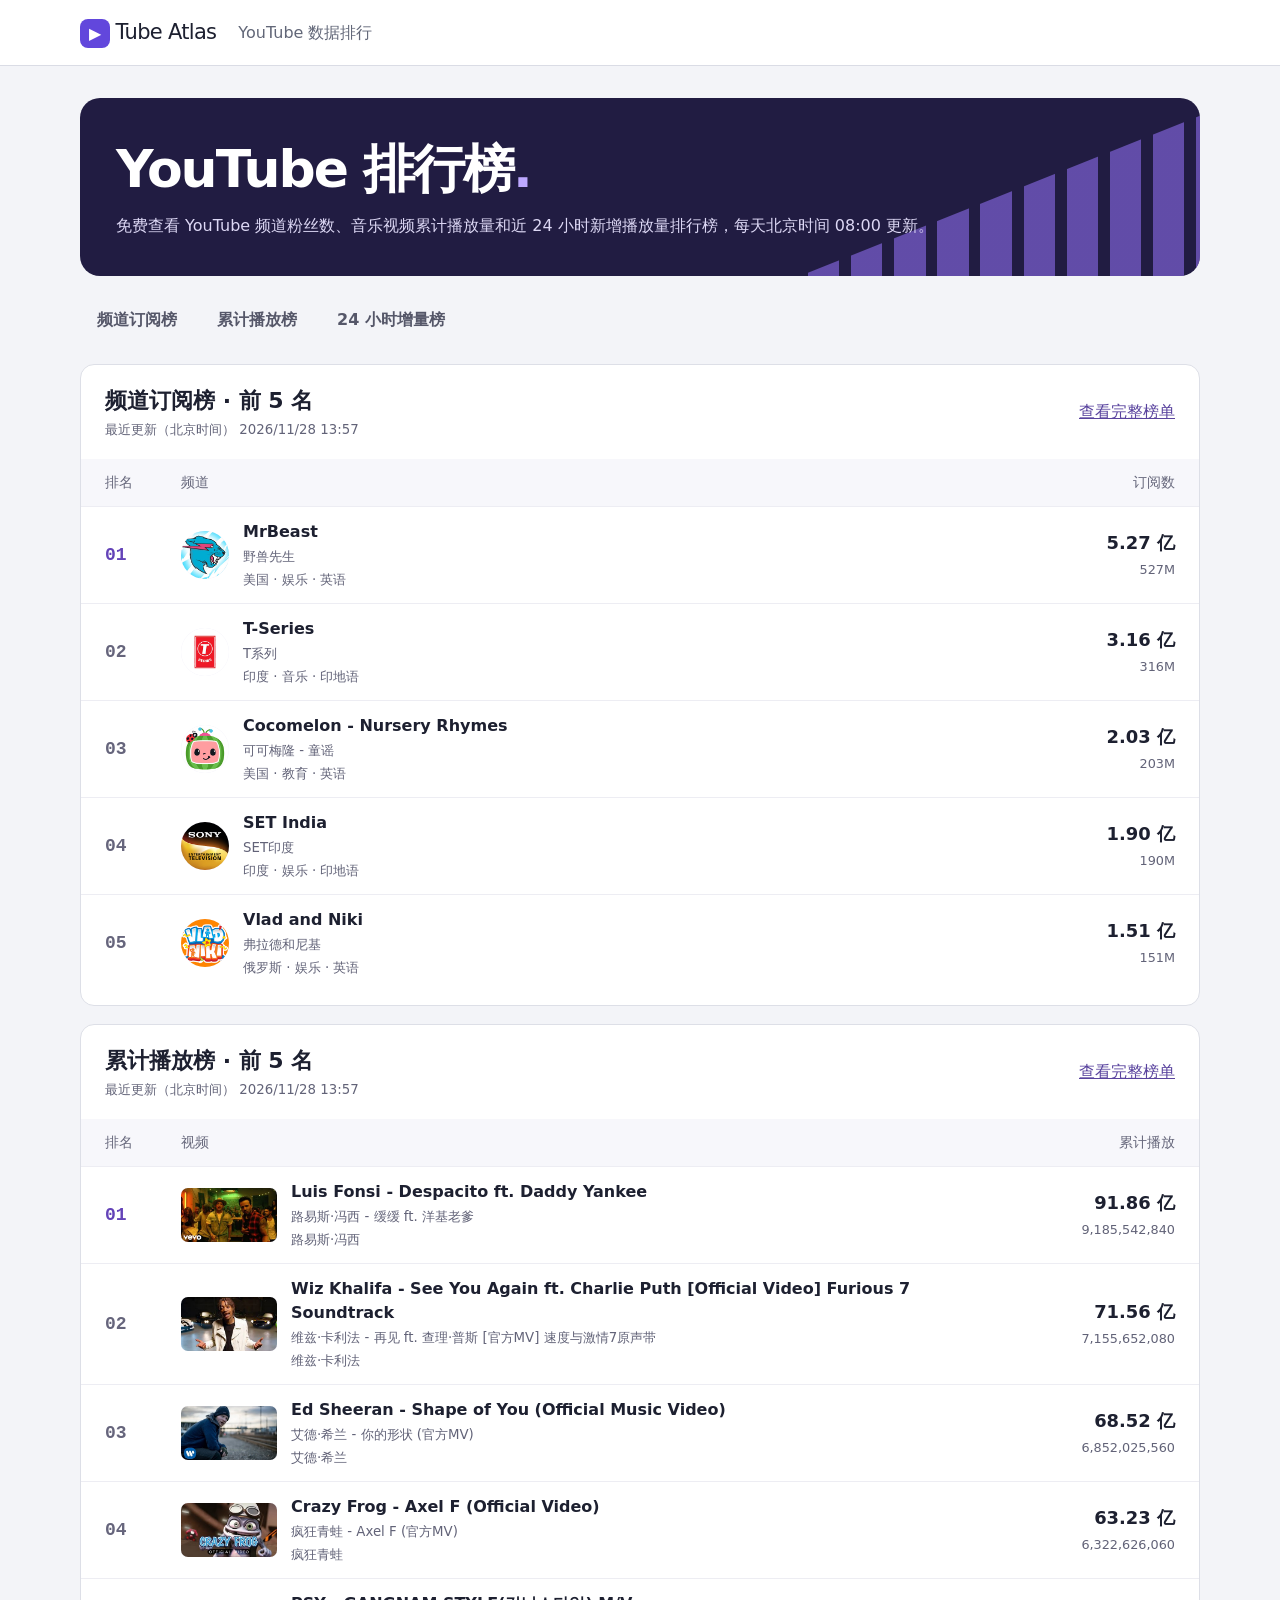
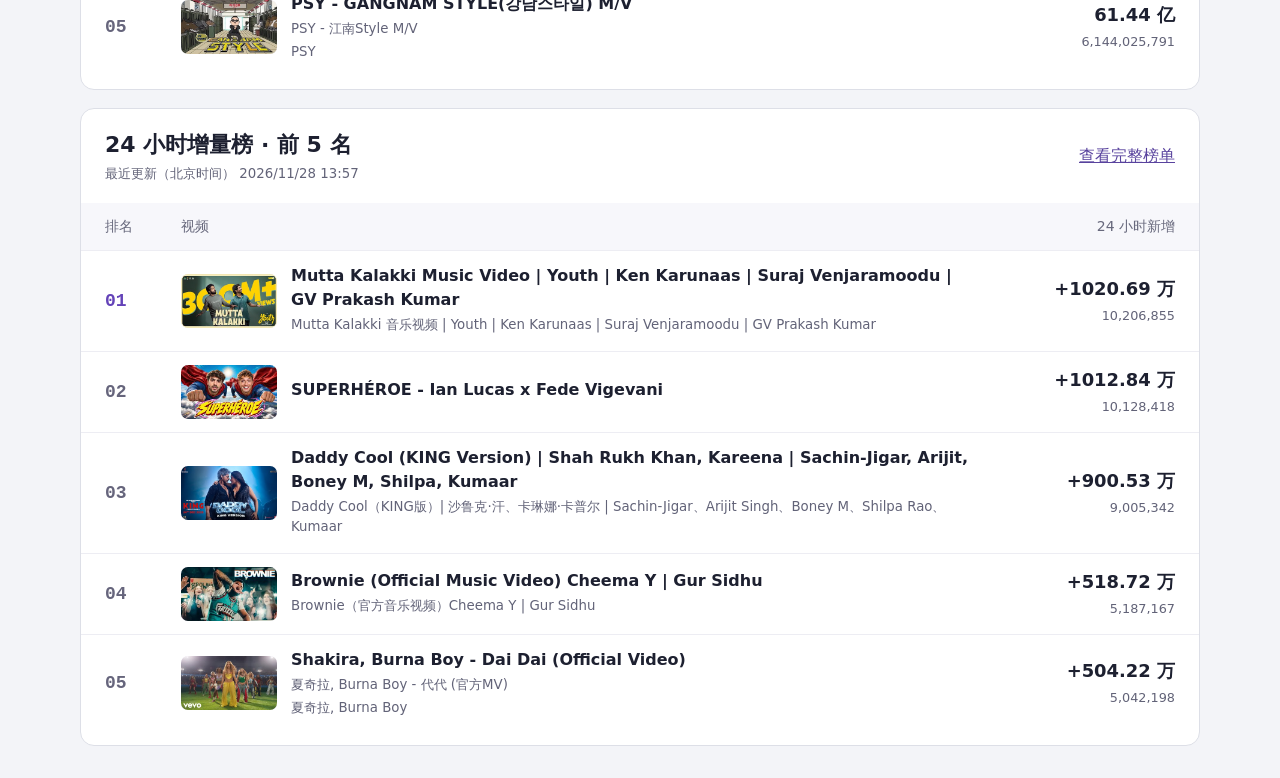
<file: index.html>
<!doctype html>
<html lang="zh-CN"><head><meta charset="utf-8"><meta name="viewport" content="width=device-width,initial-scale=1">
<title>YouTube 排行榜｜频道订阅数、音乐视频播放量与每日增量 | Tube Atlas</title><meta name="description" content="免费查看 YouTube 频道粉丝数、音乐视频累计播放量和近 24 小时新增播放量排行榜，每天北京时间 08:00 更新。"><link rel="canonical" href="https://wlsjr.github.io/youtube_rank_site/">
<link rel="stylesheet" href="style.css"><script src="app.js" defer></script></head><body>
<header><a class="brand" href="./"><i>▶</i> Tube Atlas</a><span>YouTube 数据排行</span></header><main>
<section class="intro"><div><h1>YouTube 排行榜<span>.</span></h1><p>免费查看 YouTube 频道粉丝数、音乐视频累计播放量和近 24 小时新增播放量排行榜，每天北京时间 08:00 更新。</p></div><div class="bars" aria-hidden="true"></div></section>
<nav aria-label="选择榜单"><a href="channels.html">频道订阅榜</a><a href="videos.html">累计播放榜</a><a href="daily.html">24 小时增量榜</a></nav><section class="panel"><div class="tools"><div><h2><a href="channels.html">频道订阅榜 · 前 5 名</a></h2>
<small>最近更新（北京时间） <time datetime="2026-11-28T13:57:05+08:00">2026/11/28 13:57</time></small></div>
<a href="channels.html">查看完整榜单</a></div>
<div class="labels"><span>排名</span><span>频道</span><span>订阅数</span></div>
<div class="row" data-channel="">
<span class="rank">01</span><div class="entry"><div class="thumb avatar" aria-hidden="true">M<img src="data/thumbnails/channel-6a0622ac8edcf975d801ad58.jpg" alt="" loading="lazy"></div>
<div class="caption"><a class="name" href="https://www.youtube.com/@MrBeast" target="_blank" rel="noopener noreferrer">MrBeast</a><small>野兽先生</small><small>美国 · 娱乐 · 英语</small></div></div>
<div class="count"><strong>5.27 亿</strong><small>527M</small></div></div>
<div class="row" data-channel="">
<span class="rank">02</span><div class="entry"><div class="thumb avatar" aria-hidden="true">T<img src="data/thumbnails/channel-6ce5dccecdb22fa723e757ac.jpg" alt="" loading="lazy"></div>
<div class="caption"><a class="name" href="https://www.youtube.com/@tseries" target="_blank" rel="noopener noreferrer">T-Series</a><small>T系列</small><small>印度 · 音乐 · 印地语</small></div></div>
<div class="count"><strong>3.16 亿</strong><small>316M</small></div></div>
<div class="row" data-channel="">
<span class="rank">03</span><div class="entry"><div class="thumb avatar" aria-hidden="true">C<img src="data/thumbnails/channel-a4a01a11a5d1d0c3b07e0355.jpg" alt="" loading="lazy"></div>
<div class="caption"><a class="name" href="https://www.youtube.com/@CoComelon" target="_blank" rel="noopener noreferrer">Cocomelon - Nursery Rhymes</a><small>可可梅隆 - 童谣</small><small>美国 · 教育 · 英语</small></div></div>
<div class="count"><strong>2.03 亿</strong><small>203M</small></div></div>
<div class="row" data-channel="">
<span class="rank">04</span><div class="entry"><div class="thumb avatar" aria-hidden="true">S<img src="data/thumbnails/channel-6cba445782b9375e6d593bc7.jpg" alt="" loading="lazy"></div>
<div class="caption"><a class="name" href="https://www.youtube.com/@SETIndia" target="_blank" rel="noopener noreferrer">SET India</a><small>SET印度</small><small>印度 · 娱乐 · 印地语</small></div></div>
<div class="count"><strong>1.90 亿</strong><small>190M</small></div></div>
<div class="row" data-channel="">
<span class="rank">05</span><div class="entry"><div class="thumb avatar" aria-hidden="true">V<img src="data/thumbnails/channel-657c133d3f1ffd015ac3aab5.jpg" alt="" loading="lazy"></div>
<div class="caption"><a class="name" href="https://www.youtube.com/@VladandNiki" target="_blank" rel="noopener noreferrer">Vlad and Niki</a><small>弗拉德和尼基</small><small>俄罗斯 · 娱乐 · 英语</small></div></div>
<div class="count"><strong>1.51 亿</strong><small>151M</small></div></div>
<p class="status" role="status"></p></section><section class="panel"><div class="tools"><div><h2><a href="videos.html">累计播放榜 · 前 5 名</a></h2>
<small>最近更新（北京时间） <time datetime="2026-11-28T13:57:06+08:00">2026/11/28 13:57</time></small></div>
<a href="videos.html">查看完整榜单</a></div>
<div class="labels"><span>排名</span><span>视频</span><span>累计播放</span></div>
<div class="row" data-channel="Luis Fonsi">
<span class="rank">01</span><div class="entry"><div class="thumb cover" aria-hidden="true">L<img src="data/thumbnails/video-kJQP7kiw5Fk.jpg" alt="" loading="lazy"></div>
<div class="caption"><a class="name" href="https://www.youtube.com/watch?v=kJQP7kiw5Fk" target="_blank" rel="noopener noreferrer">Luis Fonsi - Despacito ft. Daddy Yankee</a><small>路易斯·冯西 - 缓缓 ft. 洋基老爹</small><small>路易斯·冯西</small></div></div>
<div class="count"><strong>91.86 亿</strong><small>9,185,542,840</small></div></div>
<div class="row" data-channel="Wiz Khalifa">
<span class="rank">02</span><div class="entry"><div class="thumb cover" aria-hidden="true">W<img src="data/thumbnails/video-RgKAFK5djSk.jpg" alt="" loading="lazy"></div>
<div class="caption"><a class="name" href="https://www.youtube.com/watch?v=RgKAFK5djSk" target="_blank" rel="noopener noreferrer">Wiz Khalifa - See You Again ft. Charlie Puth [Official Video] Furious 7 Soundtrack</a><small>维兹·卡利法 - 再见 ft. 查理·普斯 [官方MV] 速度与激情7原声带</small><small>维兹·卡利法</small></div></div>
<div class="count"><strong>71.56 亿</strong><small>7,155,652,080</small></div></div>
<div class="row" data-channel="Ed Sheeran">
<span class="rank">03</span><div class="entry"><div class="thumb cover" aria-hidden="true">E<img src="data/thumbnails/video-JGwWNGJdvx8.jpg" alt="" loading="lazy"></div>
<div class="caption"><a class="name" href="https://www.youtube.com/watch?v=JGwWNGJdvx8" target="_blank" rel="noopener noreferrer">Ed Sheeran - Shape of You (Official Music Video)</a><small>艾德·希兰 - 你的形状 (官方MV)</small><small>艾德·希兰</small></div></div>
<div class="count"><strong>68.52 亿</strong><small>6,852,025,560</small></div></div>
<div class="row" data-channel="Crazy Frog">
<span class="rank">04</span><div class="entry"><div class="thumb cover" aria-hidden="true">C<img src="data/thumbnails/video-k85mRPqvMbE.jpg" alt="" loading="lazy"></div>
<div class="caption"><a class="name" href="https://www.youtube.com/watch?v=k85mRPqvMbE" target="_blank" rel="noopener noreferrer">Crazy Frog - Axel F (Official Video)</a><small>疯狂青蛙 - Axel F (官方MV)</small><small>疯狂青蛙</small></div></div>
<div class="count"><strong>63.23 亿</strong><small>6,322,626,060</small></div></div>
<div class="row" data-channel="PSY">
<span class="rank">05</span><div class="entry"><div class="thumb cover" aria-hidden="true">P<img src="data/thumbnails/video-9bZkp7q19f0.jpg" alt="" loading="lazy"></div>
<div class="caption"><a class="name" href="https://www.youtube.com/watch?v=9bZkp7q19f0" target="_blank" rel="noopener noreferrer">PSY - GANGNAM STYLE(강남스타일) M/V</a><small>PSY - 江南Style M/V</small><small>PSY</small></div></div>
<div class="count"><strong>61.44 亿</strong><small>6,144,025,791</small></div></div>
<p class="status" role="status"></p></section><section class="panel"><div class="tools"><div><h2><a href="daily.html">24 小时增量榜 · 前 5 名</a></h2>
<small>最近更新（北京时间） <time datetime="2026-11-28T13:57:16+08:00">2026/11/28 13:57</time></small></div>
<a href="daily.html">查看完整榜单</a></div>
<div class="labels"><span>排名</span><span>视频</span><span>24 小时新增</span></div>
<div class="row" data-channel="">
<span class="rank">01</span><div class="entry"><div class="thumb cover" aria-hidden="true">M<img src="data/thumbnails/video-jZEA2mMwL1k.jpg" alt="" loading="lazy"></div>
<div class="caption"><a class="name" href="https://www.youtube.com/watch?v=jZEA2mMwL1k" target="_blank" rel="noopener noreferrer">Mutta Kalakki Music Video | Youth | Ken Karunaas | Suraj Venjaramoodu | GV Prakash Kumar</a><small>Mutta Kalakki 音乐视频 | Youth | Ken Karunaas | Suraj Venjaramoodu | GV Prakash Kumar</small><small></small></div></div>
<div class="count"><strong>+1020.69 万</strong><small>10,206,855</small></div></div>
<div class="row" data-channel="">
<span class="rank">02</span><div class="entry"><div class="thumb cover" aria-hidden="true">S<img src="data/thumbnails/video-l9Ez9rrEsVU.jpg" alt="" loading="lazy"></div>
<div class="caption"><a class="name" href="https://www.youtube.com/watch?v=l9Ez9rrEsVU" target="_blank" rel="noopener noreferrer">SUPERHÉROE - Ian Lucas x Fede Vigevani</a><small></small></div></div>
<div class="count"><strong>+1012.84 万</strong><small>10,128,418</small></div></div>
<div class="row" data-channel="">
<span class="rank">03</span><div class="entry"><div class="thumb cover" aria-hidden="true">D<img src="data/thumbnails/video-2pIRdpQhvpU.jpg" alt="" loading="lazy"></div>
<div class="caption"><a class="name" href="https://www.youtube.com/watch?v=2pIRdpQhvpU" target="_blank" rel="noopener noreferrer">Daddy Cool (KING Version) | Shah Rukh Khan, Kareena | Sachin-Jigar, Arijit, Boney M, Shilpa, Kumaar</a><small>Daddy Cool（KING版）| 沙鲁克·汗、卡琳娜·卡普尔 | Sachin-Jigar、Arijit Singh、Boney M、Shilpa Rao、Kumaar</small><small></small></div></div>
<div class="count"><strong>+900.53 万</strong><small>9,005,342</small></div></div>
<div class="row" data-channel="">
<span class="rank">04</span><div class="entry"><div class="thumb cover" aria-hidden="true">B<img src="data/thumbnails/video-RA6R22nedK0.jpg" alt="" loading="lazy"></div>
<div class="caption"><a class="name" href="https://www.youtube.com/watch?v=RA6R22nedK0" target="_blank" rel="noopener noreferrer">Brownie (Official Music Video) Cheema Y | Gur Sidhu</a><small>Brownie（官方音乐视频）Cheema Y | Gur Sidhu</small><small></small></div></div>
<div class="count"><strong>+518.72 万</strong><small>5,187,167</small></div></div>
<div class="row" data-channel="Shakira, Burna Boy">
<span class="rank">05</span><div class="entry"><div class="thumb cover" aria-hidden="true">S<img src="data/thumbnails/video-fcnDmrtj6Sk.jpg" alt="" loading="lazy"></div>
<div class="caption"><a class="name" href="https://www.youtube.com/watch?v=fcnDmrtj6Sk" target="_blank" rel="noopener noreferrer">Shakira, Burna Boy - Dai Dai (Official Video)</a><small>夏奇拉, Burna Boy - 代代 (官方MV)</small><small>夏奇拉, Burna Boy</small></div></div>
<div class="count"><strong>+504.22 万</strong><small>5,042,198</small></div></div>
<p class="status" role="status"></p></section></main></body></html>
</file>
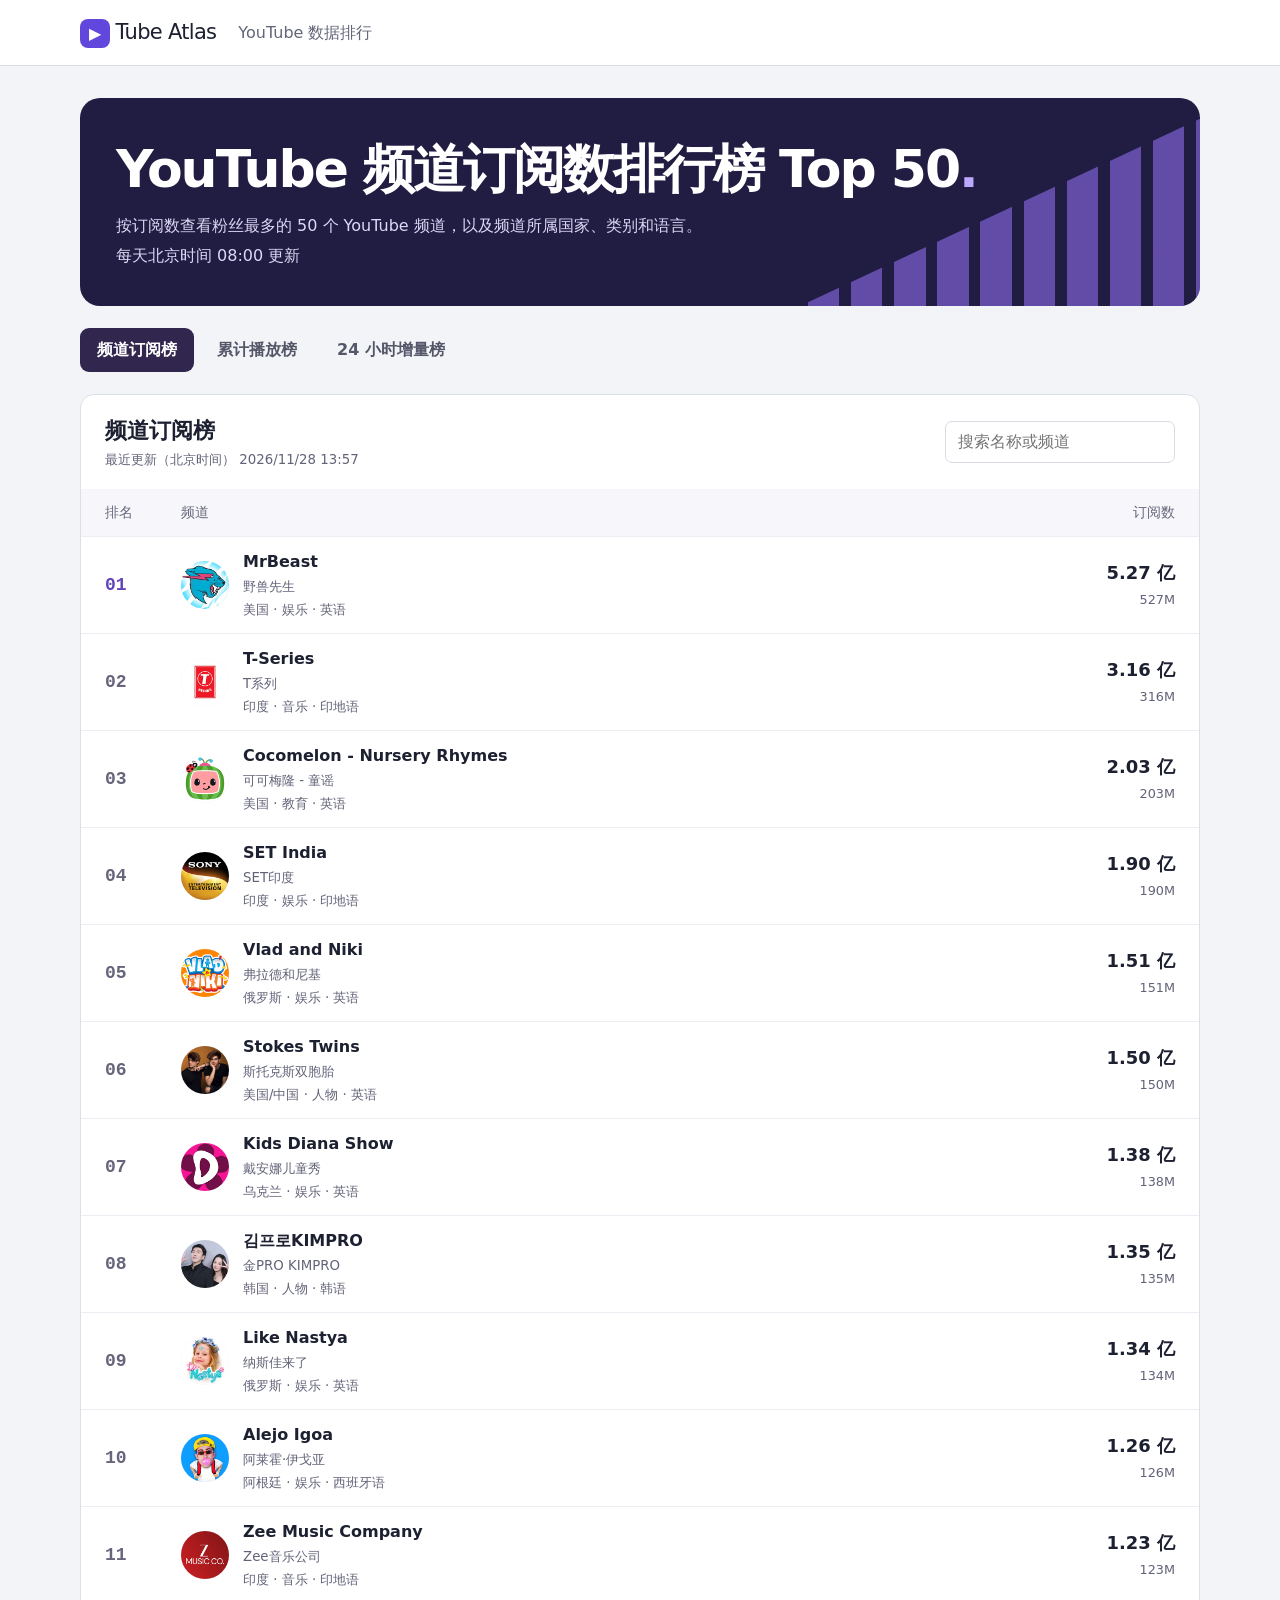
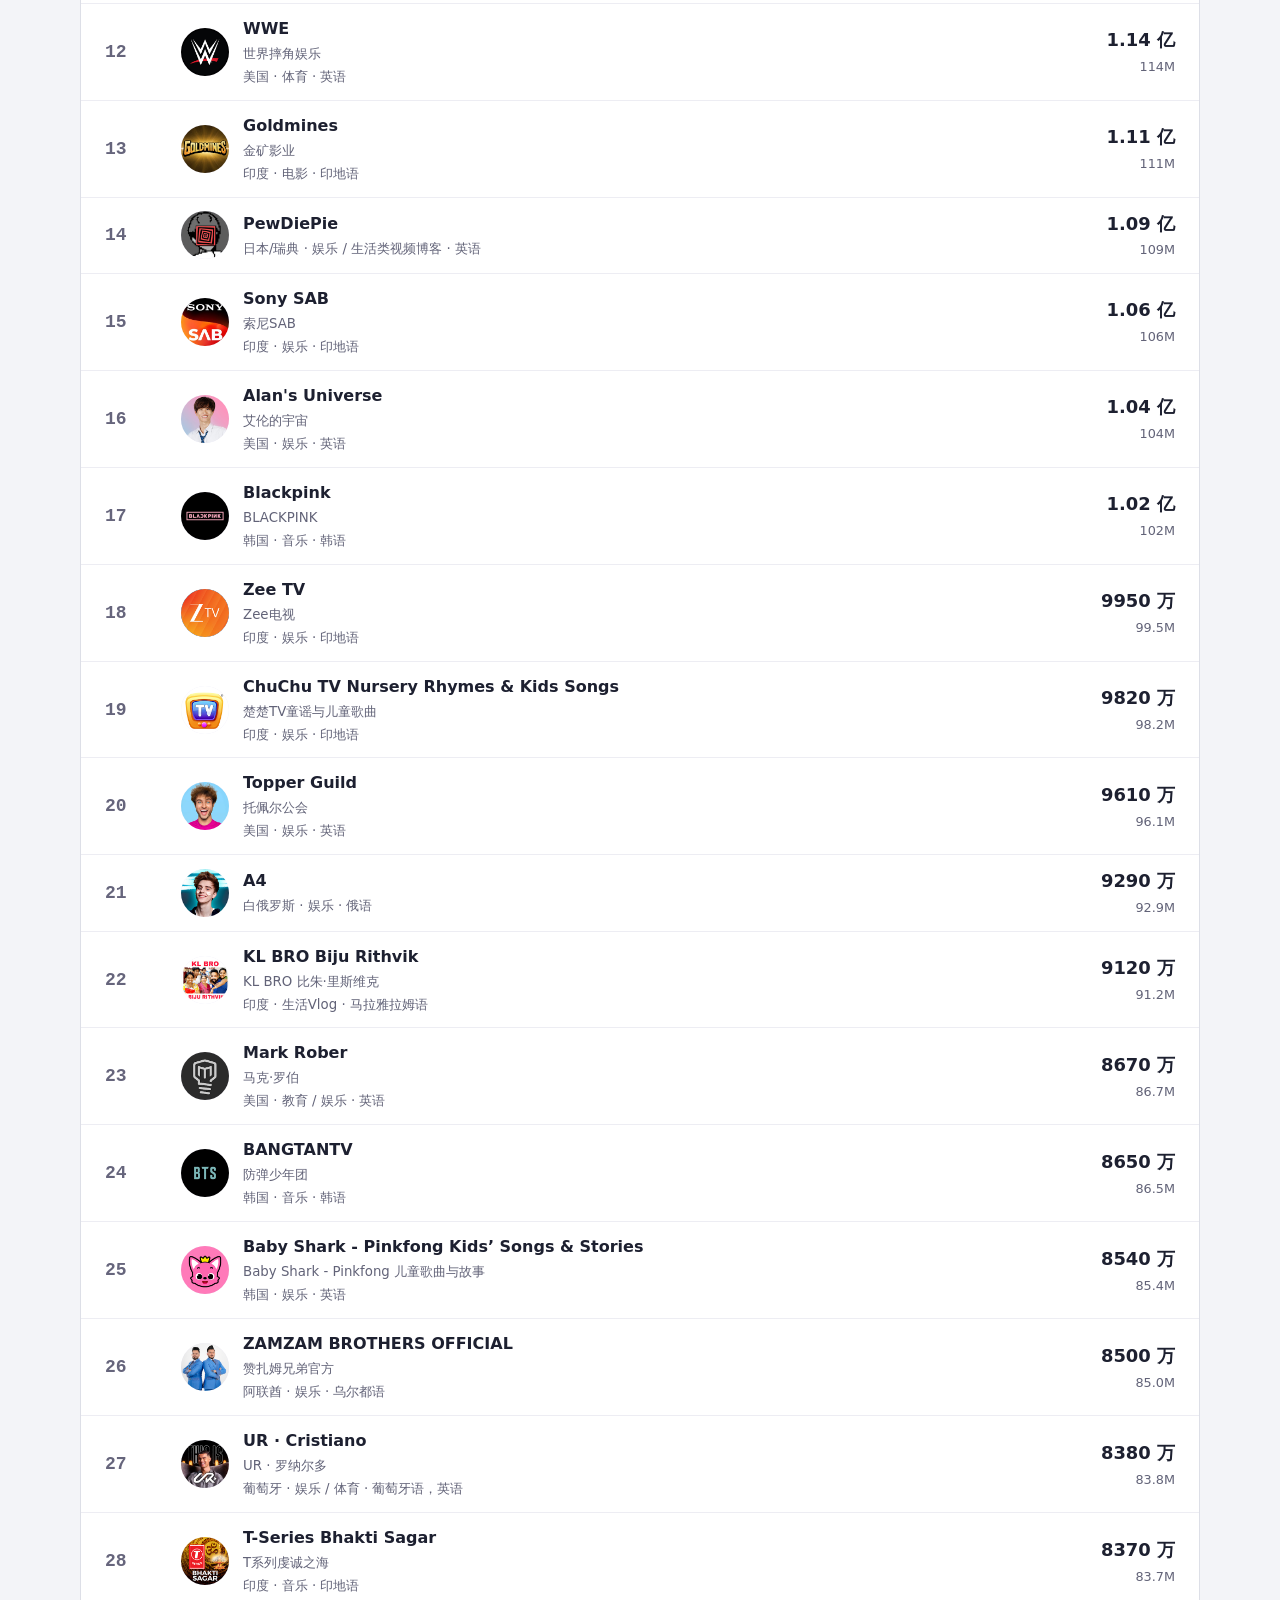
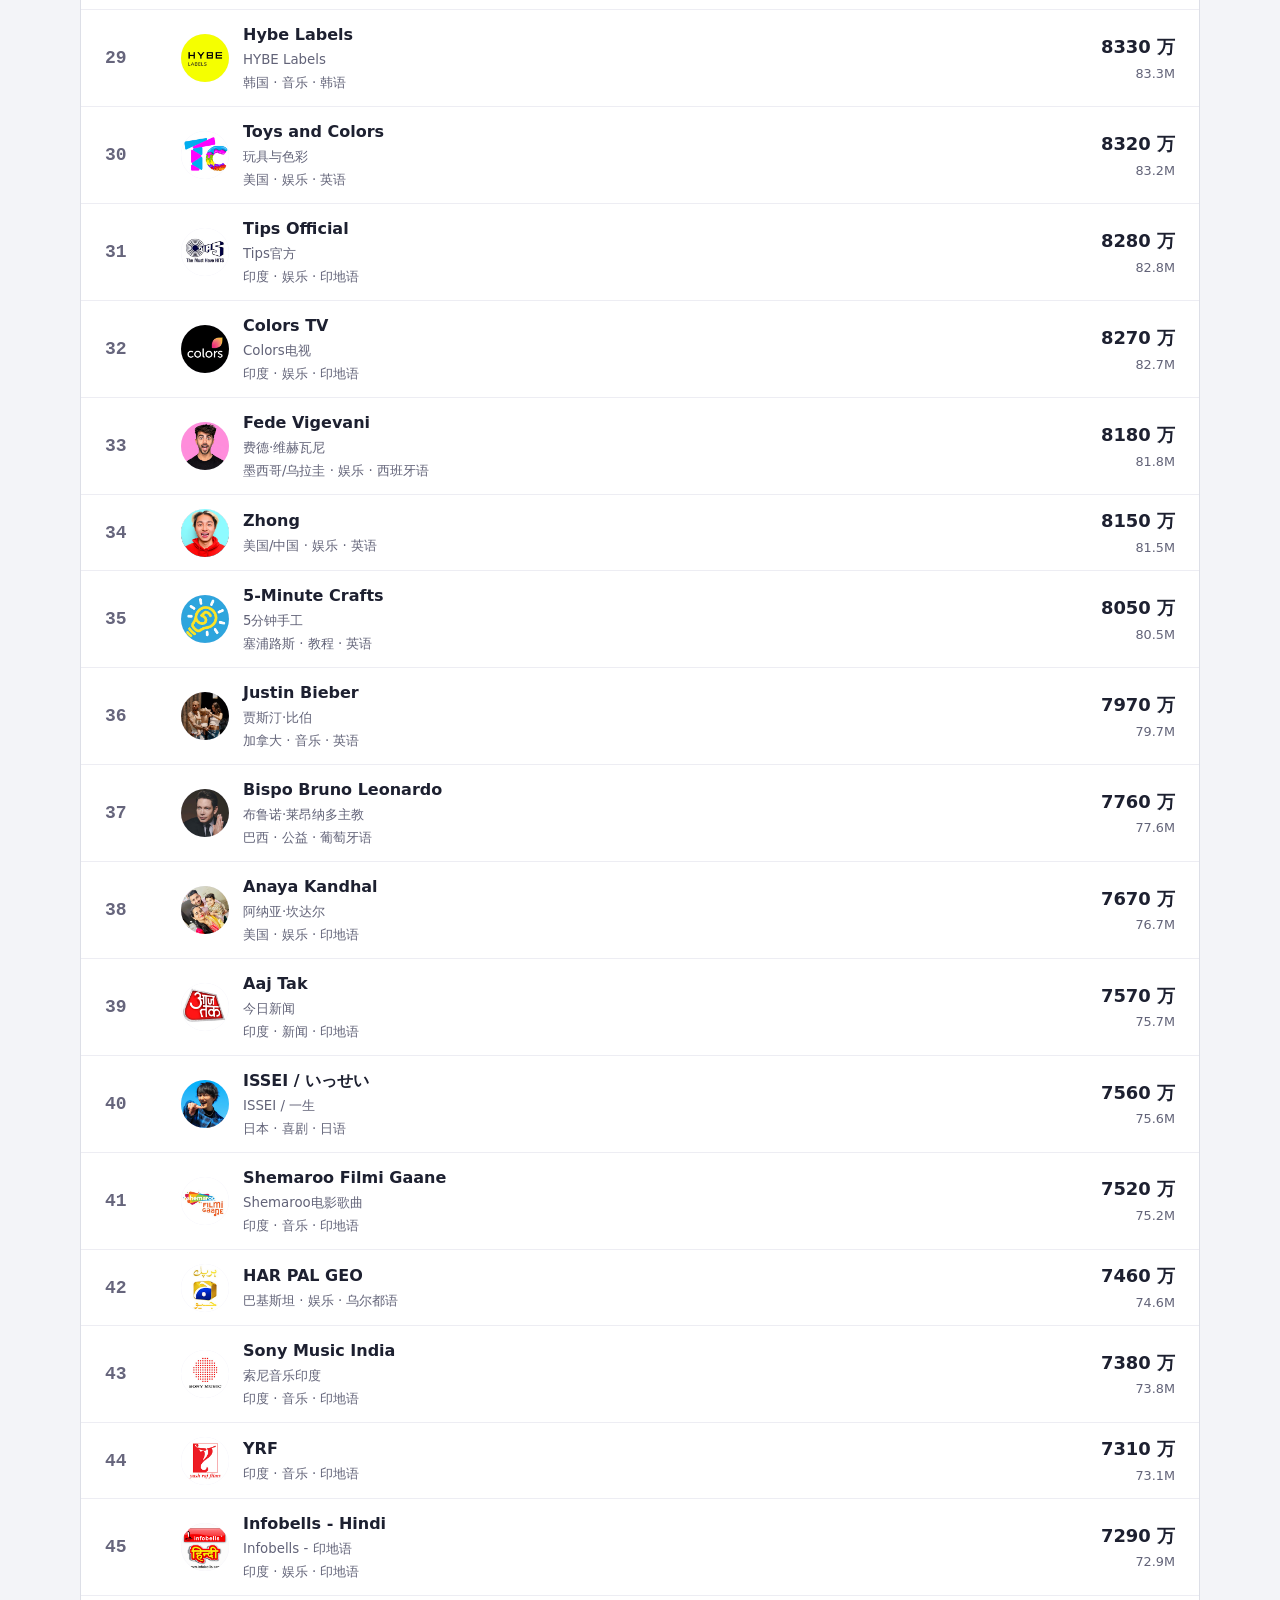
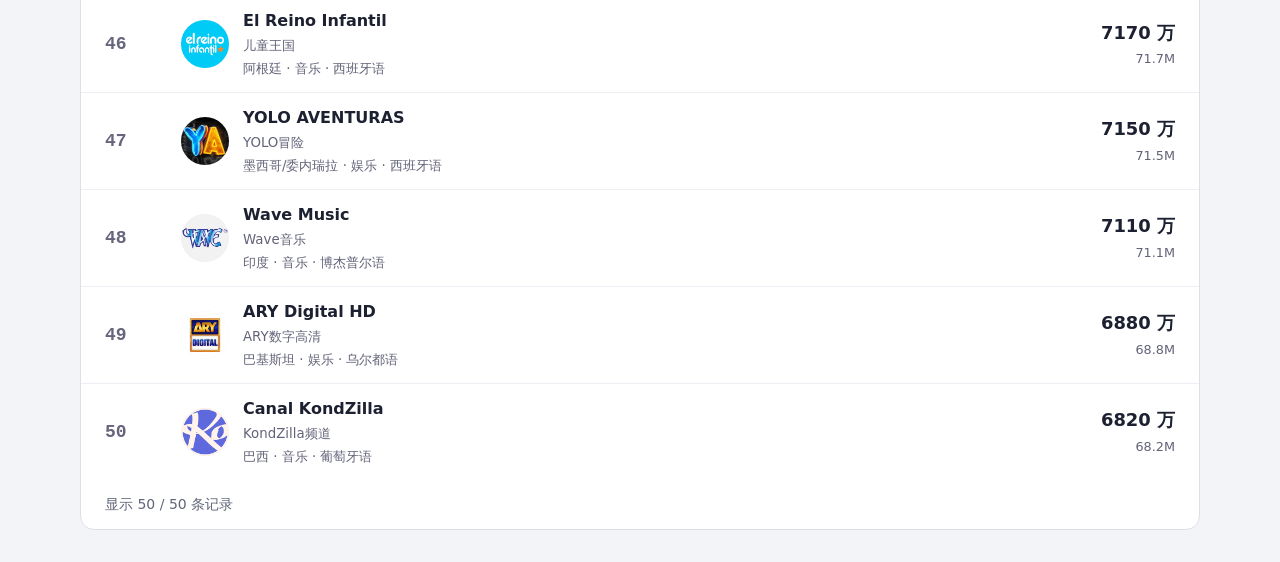
<file: channels.html>
<!doctype html>
<html lang="zh-CN"><head><meta charset="utf-8"><meta name="viewport" content="width=device-width,initial-scale=1">
<title>YouTube 频道订阅数排行榜 Top 50 | Tube Atlas</title><meta name="description" content="按订阅数查看粉丝最多的 50 个 YouTube 频道，以及频道所属国家、类别和语言。"><link rel="canonical" href="https://wlsjr.github.io/youtube_rank_site/channels.html">
<link rel="stylesheet" href="style.css"><script src="app.js" defer></script></head><body>
<header><a class="brand" href="./"><i>▶</i> Tube Atlas</a><span>YouTube 数据排行</span></header><main>
<section class="intro"><div><h1>YouTube 频道订阅数排行榜 Top 50<span>.</span></h1><p>按订阅数查看粉丝最多的 50 个 YouTube 频道，以及频道所属国家、类别和语言。</p><p>每天北京时间 08:00 更新</p></div><div class="bars" aria-hidden="true"></div></section>
<nav aria-label="选择榜单"><a href="channels.html" aria-current="page">频道订阅榜</a><a href="videos.html">累计播放榜</a><a href="daily.html">24 小时增量榜</a></nav><section class="panel"><div class="tools"><div><h2>频道订阅榜</h2>
<small>最近更新（北京时间） <time datetime="2026-11-28T13:57:05+08:00">2026/11/28 13:57</time></small></div>
<input hidden type="search" aria-label="搜索当前榜单" placeholder="搜索名称或频道"></div>
<div class="labels"><span>排名</span><span>频道</span><span>订阅数</span></div>
<div class="row" data-channel="">
<span class="rank">01</span><div class="entry"><div class="thumb avatar" aria-hidden="true">M<img src="data/thumbnails/channel-6a0622ac8edcf975d801ad58.jpg" alt="" loading="lazy"></div>
<div class="caption"><a class="name" href="https://www.youtube.com/@MrBeast" target="_blank" rel="noopener noreferrer">MrBeast</a><small>野兽先生</small><small>美国 · 娱乐 · 英语</small></div></div>
<div class="count"><strong>5.27 亿</strong><small>527M</small></div></div>
<div class="row" data-channel="">
<span class="rank">02</span><div class="entry"><div class="thumb avatar" aria-hidden="true">T<img src="data/thumbnails/channel-6ce5dccecdb22fa723e757ac.jpg" alt="" loading="lazy"></div>
<div class="caption"><a class="name" href="https://www.youtube.com/@tseries" target="_blank" rel="noopener noreferrer">T-Series</a><small>T系列</small><small>印度 · 音乐 · 印地语</small></div></div>
<div class="count"><strong>3.16 亿</strong><small>316M</small></div></div>
<div class="row" data-channel="">
<span class="rank">03</span><div class="entry"><div class="thumb avatar" aria-hidden="true">C<img src="data/thumbnails/channel-a4a01a11a5d1d0c3b07e0355.jpg" alt="" loading="lazy"></div>
<div class="caption"><a class="name" href="https://www.youtube.com/@CoComelon" target="_blank" rel="noopener noreferrer">Cocomelon - Nursery Rhymes</a><small>可可梅隆 - 童谣</small><small>美国 · 教育 · 英语</small></div></div>
<div class="count"><strong>2.03 亿</strong><small>203M</small></div></div>
<div class="row" data-channel="">
<span class="rank">04</span><div class="entry"><div class="thumb avatar" aria-hidden="true">S<img src="data/thumbnails/channel-6cba445782b9375e6d593bc7.jpg" alt="" loading="lazy"></div>
<div class="caption"><a class="name" href="https://www.youtube.com/@SETIndia" target="_blank" rel="noopener noreferrer">SET India</a><small>SET印度</small><small>印度 · 娱乐 · 印地语</small></div></div>
<div class="count"><strong>1.90 亿</strong><small>190M</small></div></div>
<div class="row" data-channel="">
<span class="rank">05</span><div class="entry"><div class="thumb avatar" aria-hidden="true">V<img src="data/thumbnails/channel-657c133d3f1ffd015ac3aab5.jpg" alt="" loading="lazy"></div>
<div class="caption"><a class="name" href="https://www.youtube.com/@VladandNiki" target="_blank" rel="noopener noreferrer">Vlad and Niki</a><small>弗拉德和尼基</small><small>俄罗斯 · 娱乐 · 英语</small></div></div>
<div class="count"><strong>1.51 亿</strong><small>151M</small></div></div>
<div class="row" data-channel="">
<span class="rank">06</span><div class="entry"><div class="thumb avatar" aria-hidden="true">S<img src="data/thumbnails/channel-b7ddacea9267124dc1056d1b.jpg" alt="" loading="lazy"></div>
<div class="caption"><a class="name" href="https://www.youtube.com/@StokesTwins" target="_blank" rel="noopener noreferrer">Stokes Twins</a><small>斯托克斯双胞胎</small><small>美国/中国 · 人物 · 英语</small></div></div>
<div class="count"><strong>1.50 亿</strong><small>150M</small></div></div>
<div class="row" data-channel="">
<span class="rank">07</span><div class="entry"><div class="thumb avatar" aria-hidden="true">K<img src="data/thumbnails/channel-e4956770c7f680d189086f26.jpg" alt="" loading="lazy"></div>
<div class="caption"><a class="name" href="https://www.youtube.com/@KidsDianaShow" target="_blank" rel="noopener noreferrer">Kids Diana Show</a><small>戴安娜儿童秀</small><small>乌克兰 · 娱乐 · 英语</small></div></div>
<div class="count"><strong>1.38 亿</strong><small>138M</small></div></div>
<div class="row" data-channel="">
<span class="rank">08</span><div class="entry"><div class="thumb avatar" aria-hidden="true">김<img src="data/thumbnails/channel-9e42106b800b8e04fae8cc83.jpg" alt="" loading="lazy"></div>
<div class="caption"><a class="name" href="https://www.youtube.com/@kimpro828" target="_blank" rel="noopener noreferrer">김프로KIMPRO</a><small>金PRO KIMPRO</small><small>韩国 · 人物 · 韩语</small></div></div>
<div class="count"><strong>1.35 亿</strong><small>135M</small></div></div>
<div class="row" data-channel="">
<span class="rank">09</span><div class="entry"><div class="thumb avatar" aria-hidden="true">L<img src="data/thumbnails/channel-cc29b0480a7ed4237d5fd809.jpg" alt="" loading="lazy"></div>
<div class="caption"><a class="name" href="https://www.youtube.com/@LikeNastyaofficial" target="_blank" rel="noopener noreferrer">Like Nastya</a><small>纳斯佳来了</small><small>俄罗斯 · 娱乐 · 英语</small></div></div>
<div class="count"><strong>1.34 亿</strong><small>134M</small></div></div>
<div class="row" data-channel="">
<span class="rank">10</span><div class="entry"><div class="thumb avatar" aria-hidden="true">A<img src="data/thumbnails/channel-946105c57123ebd54717b641.jpg" alt="" loading="lazy"></div>
<div class="caption"><a class="name" href="https://www.youtube.com/@AlejoIgoa" target="_blank" rel="noopener noreferrer">Alejo Igoa</a><small>阿莱霍·伊戈亚</small><small>阿根廷 · 娱乐 · 西班牙语</small></div></div>
<div class="count"><strong>1.26 亿</strong><small>126M</small></div></div>
<div class="row" data-channel="">
<span class="rank">11</span><div class="entry"><div class="thumb avatar" aria-hidden="true">Z<img src="data/thumbnails/channel-74b25b5df8cabce00714d26c.jpg" alt="" loading="lazy"></div>
<div class="caption"><a class="name" href="https://www.youtube.com/@zeemusiccompany" target="_blank" rel="noopener noreferrer">Zee Music Company</a><small>Zee音乐公司</small><small>印度 · 音乐 · 印地语</small></div></div>
<div class="count"><strong>1.23 亿</strong><small>123M</small></div></div>
<div class="row" data-channel="">
<span class="rank">12</span><div class="entry"><div class="thumb avatar" aria-hidden="true">W<img src="data/thumbnails/channel-473351ed3961d152db8cc1fd.jpg" alt="" loading="lazy"></div>
<div class="caption"><a class="name" href="https://www.youtube.com/@WWE" target="_blank" rel="noopener noreferrer">WWE</a><small>世界摔角娱乐</small><small>美国 · 体育 · 英语</small></div></div>
<div class="count"><strong>1.14 亿</strong><small>114M</small></div></div>
<div class="row" data-channel="">
<span class="rank">13</span><div class="entry"><div class="thumb avatar" aria-hidden="true">G<img src="data/thumbnails/channel-eb968f4ebbf894f8ab042fb3.jpg" alt="" loading="lazy"></div>
<div class="caption"><a class="name" href="https://www.youtube.com/@GoldminesTelefilms" target="_blank" rel="noopener noreferrer">Goldmines</a><small>金矿影业</small><small>印度 · 电影 · 印地语</small></div></div>
<div class="count"><strong>1.11 亿</strong><small>111M</small></div></div>
<div class="row" data-channel="">
<span class="rank">14</span><div class="entry"><div class="thumb avatar" aria-hidden="true">P<img src="data/thumbnails/channel-9898c8e4dfd6f903926f54b8.jpg" alt="" loading="lazy"></div>
<div class="caption"><a class="name" href="https://www.youtube.com/@PewDiePie" target="_blank" rel="noopener noreferrer">PewDiePie</a><small>日本/瑞典 · 娱乐 / 生活类视频博客 · 英语</small></div></div>
<div class="count"><strong>1.09 亿</strong><small>109M</small></div></div>
<div class="row" data-channel="">
<span class="rank">15</span><div class="entry"><div class="thumb avatar" aria-hidden="true">S<img src="data/thumbnails/channel-acdd3bef3ace10de15cefea9.jpg" alt="" loading="lazy"></div>
<div class="caption"><a class="name" href="https://www.youtube.com/@SonySAB" target="_blank" rel="noopener noreferrer">Sony SAB</a><small>索尼SAB</small><small>印度 · 娱乐 · 印地语</small></div></div>
<div class="count"><strong>1.06 亿</strong><small>106M</small></div></div>
<div class="row" data-channel="">
<span class="rank">16</span><div class="entry"><div class="thumb avatar" aria-hidden="true">A<img src="data/thumbnails/channel-7ac36eeed527cbbcad35bc28.jpg" alt="" loading="lazy"></div>
<div class="caption"><a class="name" href="https://www.youtube.com/@AlanChikinChow" target="_blank" rel="noopener noreferrer">Alan&#x27;s Universe</a><small>艾伦的宇宙</small><small>美国 · 娱乐 · 英语</small></div></div>
<div class="count"><strong>1.04 亿</strong><small>104M</small></div></div>
<div class="row" data-channel="">
<span class="rank">17</span><div class="entry"><div class="thumb avatar" aria-hidden="true">B<img src="data/thumbnails/channel-4a51977706f0a2d0473619ec.jpg" alt="" loading="lazy"></div>
<div class="caption"><a class="name" href="https://www.youtube.com/@BLACKPINK" target="_blank" rel="noopener noreferrer">Blackpink</a><small>BLACKPINK</small><small>韩国 · 音乐 · 韩语</small></div></div>
<div class="count"><strong>1.02 亿</strong><small>102M</small></div></div>
<div class="row" data-channel="">
<span class="rank">18</span><div class="entry"><div class="thumb avatar" aria-hidden="true">Z<img src="data/thumbnails/channel-c470526d1f6201cf8fcfc483.jpg" alt="" loading="lazy"></div>
<div class="caption"><a class="name" href="https://www.youtube.com/@zeetv" target="_blank" rel="noopener noreferrer">Zee TV</a><small>Zee电视</small><small>印度 · 娱乐 · 印地语</small></div></div>
<div class="count"><strong>9950 万</strong><small>99.5M</small></div></div>
<div class="row" data-channel="">
<span class="rank">19</span><div class="entry"><div class="thumb avatar" aria-hidden="true">C<img src="data/thumbnails/channel-5da457f27bffc22c995a8753.jpg" alt="" loading="lazy"></div>
<div class="caption"><a class="name" href="https://www.youtube.com/@ChuChuTV" target="_blank" rel="noopener noreferrer">ChuChu TV Nursery Rhymes &amp; Kids Songs</a><small>楚楚TV童谣与儿童歌曲</small><small>印度 · 娱乐 · 印地语</small></div></div>
<div class="count"><strong>9820 万</strong><small>98.2M</small></div></div>
<div class="row" data-channel="">
<span class="rank">20</span><div class="entry"><div class="thumb avatar" aria-hidden="true">T<img src="data/thumbnails/channel-1e2606f3bd7f7a94f846ad96.jpg" alt="" loading="lazy"></div>
<div class="caption"><a class="name" href="https://www.youtube.com/@topperguild" target="_blank" rel="noopener noreferrer">Topper Guild</a><small>托佩尔公会</small><small>美国 · 娱乐 · 英语</small></div></div>
<div class="count"><strong>9610 万</strong><small>96.1M</small></div></div>
<div class="row" data-channel="">
<span class="rank">21</span><div class="entry"><div class="thumb avatar" aria-hidden="true">A<img src="data/thumbnails/channel-4e808094851fc2eac7a386fc.jpg" alt="" loading="lazy"></div>
<div class="caption"><a class="name" href="https://www.youtube.com/@A4a4a4a4" target="_blank" rel="noopener noreferrer">A4</a><small>白俄罗斯 · 娱乐 · 俄语</small></div></div>
<div class="count"><strong>9290 万</strong><small>92.9M</small></div></div>
<div class="row" data-channel="">
<span class="rank">22</span><div class="entry"><div class="thumb avatar" aria-hidden="true">K<img src="data/thumbnails/channel-b876c029aea16b13b0d03bf3.jpg" alt="" loading="lazy"></div>
<div class="caption"><a class="name" href="https://www.youtube.com/@KLBROBijuRithvik1" target="_blank" rel="noopener noreferrer">KL BRO Biju Rithvik</a><small>KL BRO 比朱·里斯维克</small><small>印度 · 生活Vlog · 马拉雅拉姆语</small></div></div>
<div class="count"><strong>9120 万</strong><small>91.2M</small></div></div>
<div class="row" data-channel="">
<span class="rank">23</span><div class="entry"><div class="thumb avatar" aria-hidden="true">M<img src="data/thumbnails/channel-061ae56b6b73e53fdb6cc409.jpg" alt="" loading="lazy"></div>
<div class="caption"><a class="name" href="https://www.youtube.com/@MarkRober" target="_blank" rel="noopener noreferrer">Mark Rober</a><small>马克·罗伯</small><small>美国 · 教育 / 娱乐 · 英语</small></div></div>
<div class="count"><strong>8670 万</strong><small>86.7M</small></div></div>
<div class="row" data-channel="">
<span class="rank">24</span><div class="entry"><div class="thumb avatar" aria-hidden="true">B<img src="data/thumbnails/channel-14b8e70a5037cd4673a04bb2.jpg" alt="" loading="lazy"></div>
<div class="caption"><a class="name" href="https://www.youtube.com/@BTS" target="_blank" rel="noopener noreferrer">BANGTANTV</a><small>防弹少年团</small><small>韩国 · 音乐 · 韩语</small></div></div>
<div class="count"><strong>8650 万</strong><small>86.5M</small></div></div>
<div class="row" data-channel="">
<span class="rank">25</span><div class="entry"><div class="thumb avatar" aria-hidden="true">B<img src="data/thumbnails/channel-cf25551287eb4c69fc969841.jpg" alt="" loading="lazy"></div>
<div class="caption"><a class="name" href="https://www.youtube.com/@Pinkfong" target="_blank" rel="noopener noreferrer">Baby Shark - Pinkfong Kids’ Songs &amp; Stories</a><small>Baby Shark - Pinkfong 儿童歌曲与故事</small><small>韩国 · 娱乐 · 英语</small></div></div>
<div class="count"><strong>8540 万</strong><small>85.4M</small></div></div>
<div class="row" data-channel="">
<span class="rank">26</span><div class="entry"><div class="thumb avatar" aria-hidden="true">Z<img src="data/thumbnails/channel-db25fa9789aece7c952f5b73.jpg" alt="" loading="lazy"></div>
<div class="caption"><a class="name" href="https://www.youtube.com/@zamzam_brotherss_official" target="_blank" rel="noopener noreferrer">ZAMZAM BROTHERS OFFICIAL</a><small>赞扎姆兄弟官方</small><small>阿联酋 · 娱乐 · 乌尔都语</small></div></div>
<div class="count"><strong>8500 万</strong><small>85.0M</small></div></div>
<div class="row" data-channel="">
<span class="rank">27</span><div class="entry"><div class="thumb avatar" aria-hidden="true">U<img src="data/thumbnails/channel-1143937285d29e5b319030bc.jpg" alt="" loading="lazy"></div>
<div class="caption"><a class="name" href="https://www.youtube.com/@cristiano" target="_blank" rel="noopener noreferrer">UR · Cristiano</a><small>UR · 罗纳尔多</small><small>葡萄牙 · 娱乐 / 体育 · 葡萄牙语，英语</small></div></div>
<div class="count"><strong>8380 万</strong><small>83.8M</small></div></div>
<div class="row" data-channel="">
<span class="rank">28</span><div class="entry"><div class="thumb avatar" aria-hidden="true">T<img src="data/thumbnails/channel-cec42872d086f0e90752d3ab.jpg" alt="" loading="lazy"></div>
<div class="caption"><a class="name" href="https://www.youtube.com/@TSeriesBhaktiSagar" target="_blank" rel="noopener noreferrer">T-Series Bhakti Sagar</a><small>T系列虔诚之海</small><small>印度 · 音乐 · 印地语</small></div></div>
<div class="count"><strong>8370 万</strong><small>83.7M</small></div></div>
<div class="row" data-channel="">
<span class="rank">29</span><div class="entry"><div class="thumb avatar" aria-hidden="true">H<img src="data/thumbnails/channel-c638430bc4abef0096127d88.jpg" alt="" loading="lazy"></div>
<div class="caption"><a class="name" href="https://www.youtube.com/@HYBELABELS" target="_blank" rel="noopener noreferrer">Hybe Labels</a><small>HYBE Labels</small><small>韩国 · 音乐 · 韩语</small></div></div>
<div class="count"><strong>8330 万</strong><small>83.3M</small></div></div>
<div class="row" data-channel="">
<span class="rank">30</span><div class="entry"><div class="thumb avatar" aria-hidden="true">T<img src="data/thumbnails/channel-8c95eda85ac09280ccb82bca.jpg" alt="" loading="lazy"></div>
<div class="caption"><a class="name" href="https://www.youtube.com/@toysandcolors" target="_blank" rel="noopener noreferrer">Toys and Colors</a><small>玩具与色彩</small><small>美国 · 娱乐 · 英语</small></div></div>
<div class="count"><strong>8320 万</strong><small>83.2M</small></div></div>
<div class="row" data-channel="">
<span class="rank">31</span><div class="entry"><div class="thumb avatar" aria-hidden="true">T<img src="data/thumbnails/channel-657c01dfce7f1190b2f3a104.jpg" alt="" loading="lazy"></div>
<div class="caption"><a class="name" href="https://www.youtube.com/@tipsofficial" target="_blank" rel="noopener noreferrer">Tips Official</a><small>Tips官方</small><small>印度 · 娱乐 · 印地语</small></div></div>
<div class="count"><strong>8280 万</strong><small>82.8M</small></div></div>
<div class="row" data-channel="">
<span class="rank">32</span><div class="entry"><div class="thumb avatar" aria-hidden="true">C<img src="data/thumbnails/channel-6b4fcbb266dcdd9b05288d23.jpg" alt="" loading="lazy"></div>
<div class="caption"><a class="name" href="https://www.youtube.com/@colorstv" target="_blank" rel="noopener noreferrer">Colors TV</a><small>Colors电视</small><small>印度 · 娱乐 · 印地语</small></div></div>
<div class="count"><strong>8270 万</strong><small>82.7M</small></div></div>
<div class="row" data-channel="">
<span class="rank">33</span><div class="entry"><div class="thumb avatar" aria-hidden="true">F<img src="data/thumbnails/channel-70ee9b2f4f94e0976376cd25.jpg" alt="" loading="lazy"></div>
<div class="caption"><a class="name" href="https://www.youtube.com/@fedevigevani" target="_blank" rel="noopener noreferrer">Fede Vigevani</a><small>费德·维赫瓦尼</small><small>墨西哥/乌拉圭 · 娱乐 · 西班牙语</small></div></div>
<div class="count"><strong>8180 万</strong><small>81.8M</small></div></div>
<div class="row" data-channel="">
<span class="rank">34</span><div class="entry"><div class="thumb avatar" aria-hidden="true">Z<img src="data/thumbnails/channel-e417048559b352cee1621380.jpg" alt="" loading="lazy"></div>
<div class="caption"><a class="name" href="https://www.youtube.com/@zhong" target="_blank" rel="noopener noreferrer">Zhong</a><small>美国/中国 · 娱乐 · 英语</small></div></div>
<div class="count"><strong>8150 万</strong><small>81.5M</small></div></div>
<div class="row" data-channel="">
<span class="rank">35</span><div class="entry"><div class="thumb avatar" aria-hidden="true">5<img src="data/thumbnails/channel-e7be521723949f8792f097b4.jpg" alt="" loading="lazy"></div>
<div class="caption"><a class="name" href="https://www.youtube.com/@5MinuteCraftsYouTube" target="_blank" rel="noopener noreferrer">5-Minute Crafts</a><small>5分钟手工</small><small>塞浦路斯 · 教程 · 英语</small></div></div>
<div class="count"><strong>8050 万</strong><small>80.5M</small></div></div>
<div class="row" data-channel="">
<span class="rank">36</span><div class="entry"><div class="thumb avatar" aria-hidden="true">J<img src="data/thumbnails/channel-c32af30a8401f214375c239d.jpg" alt="" loading="lazy"></div>
<div class="caption"><a class="name" href="https://www.youtube.com/@justinbieber" target="_blank" rel="noopener noreferrer">Justin Bieber</a><small>贾斯汀·比伯</small><small>加拿大 · 音乐 · 英语</small></div></div>
<div class="count"><strong>7970 万</strong><small>79.7M</small></div></div>
<div class="row" data-channel="">
<span class="rank">37</span><div class="entry"><div class="thumb avatar" aria-hidden="true">B<img src="data/thumbnails/channel-b65a5527c2c878e218b032bf.jpg" alt="" loading="lazy"></div>
<div class="caption"><a class="name" href="https://www.youtube.com/@BispoBrunoLeonardo" target="_blank" rel="noopener noreferrer">Bispo Bruno Leonardo</a><small>布鲁诺·莱昂纳多主教</small><small>巴西 · 公益 · 葡萄牙语</small></div></div>
<div class="count"><strong>7760 万</strong><small>77.6M</small></div></div>
<div class="row" data-channel="">
<span class="rank">38</span><div class="entry"><div class="thumb avatar" aria-hidden="true">A<img src="data/thumbnails/channel-c0106e0b77832dc94a268cb6.jpg" alt="" loading="lazy"></div>
<div class="caption"><a class="name" href="https://www.youtube.com/@AnayaKandhal" target="_blank" rel="noopener noreferrer">Anaya Kandhal</a><small>阿纳亚·坎达尔</small><small>美国 · 娱乐 · 印地语</small></div></div>
<div class="count"><strong>7670 万</strong><small>76.7M</small></div></div>
<div class="row" data-channel="">
<span class="rank">39</span><div class="entry"><div class="thumb avatar" aria-hidden="true">A<img src="data/thumbnails/channel-3df959ae64bb024a589a509f.jpg" alt="" loading="lazy"></div>
<div class="caption"><a class="name" href="https://www.youtube.com/@aajtak" target="_blank" rel="noopener noreferrer">Aaj Tak</a><small>今日新闻</small><small>印度 · 新闻 · 印地语</small></div></div>
<div class="count"><strong>7570 万</strong><small>75.7M</small></div></div>
<div class="row" data-channel="">
<span class="rank">40</span><div class="entry"><div class="thumb avatar" aria-hidden="true">I<img src="data/thumbnails/channel-4d03c6ff29346aff2a8f21d7.jpg" alt="" loading="lazy"></div>
<div class="caption"><a class="name" href="https://www.youtube.com/@issei0806" target="_blank" rel="noopener noreferrer">ISSEI / いっせい</a><small>ISSEI / 一生</small><small>日本 · 喜剧 · 日语</small></div></div>
<div class="count"><strong>7560 万</strong><small>75.6M</small></div></div>
<div class="row" data-channel="">
<span class="rank">41</span><div class="entry"><div class="thumb avatar" aria-hidden="true">S<img src="data/thumbnails/channel-2c4cb2e5ef894873bc5c3acf.jpg" alt="" loading="lazy"></div>
<div class="caption"><a class="name" href="https://www.youtube.com/@filmigaane" target="_blank" rel="noopener noreferrer">Shemaroo Filmi Gaane</a><small>Shemaroo电影歌曲</small><small>印度 · 音乐 · 印地语</small></div></div>
<div class="count"><strong>7520 万</strong><small>75.2M</small></div></div>
<div class="row" data-channel="">
<span class="rank">42</span><div class="entry"><div class="thumb avatar" aria-hidden="true">H<img src="data/thumbnails/channel-ab08cd7442803e36e7554fd0.jpg" alt="" loading="lazy"></div>
<div class="caption"><a class="name" href="https://www.youtube.com/@HarPalGeoOfficial" target="_blank" rel="noopener noreferrer">HAR PAL GEO</a><small>巴基斯坦 · 娱乐 · 乌尔都语</small></div></div>
<div class="count"><strong>7460 万</strong><small>74.6M</small></div></div>
<div class="row" data-channel="">
<span class="rank">43</span><div class="entry"><div class="thumb avatar" aria-hidden="true">S<img src="data/thumbnails/channel-6e0e52fc6bbb855dc7ca3ea3.jpg" alt="" loading="lazy"></div>
<div class="caption"><a class="name" href="https://www.youtube.com/@SonyMusicIndia" target="_blank" rel="noopener noreferrer">Sony Music India</a><small>索尼音乐印度</small><small>印度 · 音乐 · 印地语</small></div></div>
<div class="count"><strong>7380 万</strong><small>73.8M</small></div></div>
<div class="row" data-channel="">
<span class="rank">44</span><div class="entry"><div class="thumb avatar" aria-hidden="true">Y<img src="data/thumbnails/channel-e26376d318e44e880b5d627c.jpg" alt="" loading="lazy"></div>
<div class="caption"><a class="name" href="https://www.youtube.com/@yrf" target="_blank" rel="noopener noreferrer">YRF</a><small>印度 · 音乐 · 印地语</small></div></div>
<div class="count"><strong>7310 万</strong><small>73.1M</small></div></div>
<div class="row" data-channel="">
<span class="rank">45</span><div class="entry"><div class="thumb avatar" aria-hidden="true">I<img src="data/thumbnails/channel-292d5fcb763e4d986caf6c8b.jpg" alt="" loading="lazy"></div>
<div class="caption"><a class="name" href="https://www.youtube.com/@infobellshindirhymes" target="_blank" rel="noopener noreferrer">Infobells - Hindi</a><small>Infobells - 印地语</small><small>印度 · 娱乐 · 印地语</small></div></div>
<div class="count"><strong>7290 万</strong><small>72.9M</small></div></div>
<div class="row" data-channel="">
<span class="rank">46</span><div class="entry"><div class="thumb avatar" aria-hidden="true">E<img src="data/thumbnails/channel-ef3e167367c69dbc3937f824.jpg" alt="" loading="lazy"></div>
<div class="caption"><a class="name" href="https://www.youtube.com/@ElReinoInfantil" target="_blank" rel="noopener noreferrer">El Reino Infantil</a><small>儿童王国</small><small>阿根廷 · 音乐 · 西班牙语</small></div></div>
<div class="count"><strong>7170 万</strong><small>71.7M</small></div></div>
<div class="row" data-channel="">
<span class="rank">47</span><div class="entry"><div class="thumb avatar" aria-hidden="true">Y<img src="data/thumbnails/channel-c148d61e33ba0135e73cae48.jpg" alt="" loading="lazy"></div>
<div class="caption"><a class="name" href="https://www.youtube.com/@YOLOAVENTURAS" target="_blank" rel="noopener noreferrer">YOLO AVENTURAS</a><small>YOLO冒险</small><small>墨西哥/委内瑞拉 · 娱乐 · 西班牙语</small></div></div>
<div class="count"><strong>7150 万</strong><small>71.5M</small></div></div>
<div class="row" data-channel="">
<span class="rank">48</span><div class="entry"><div class="thumb avatar" aria-hidden="true">W<img src="data/thumbnails/channel-9392c3a77f7bf7a45f24b3e1.jpg" alt="" loading="lazy"></div>
<div class="caption"><a class="name" href="https://www.youtube.com/@WaveMusicIndia" target="_blank" rel="noopener noreferrer">Wave Music</a><small>Wave音乐</small><small>印度 · 音乐 · 博杰普尔语</small></div></div>
<div class="count"><strong>7110 万</strong><small>71.1M</small></div></div>
<div class="row" data-channel="">
<span class="rank">49</span><div class="entry"><div class="thumb avatar" aria-hidden="true">A<img src="data/thumbnails/channel-c75bf2adbb8d23d795ae569a.jpg" alt="" loading="lazy"></div>
<div class="caption"><a class="name" href="https://www.youtube.com/@ARYDigitalasia" target="_blank" rel="noopener noreferrer">ARY Digital HD</a><small>ARY数字高清</small><small>巴基斯坦 · 娱乐 · 乌尔都语</small></div></div>
<div class="count"><strong>6880 万</strong><small>68.8M</small></div></div>
<div class="row" data-channel="">
<span class="rank">50</span><div class="entry"><div class="thumb avatar" aria-hidden="true">C<img src="data/thumbnails/channel-bb59be8fc2ab5946728b9ed6.jpg" alt="" loading="lazy"></div>
<div class="caption"><a class="name" href="https://www.youtube.com/@KondZilla" target="_blank" rel="noopener noreferrer">Canal KondZilla</a><small>KondZilla频道</small><small>巴西 · 音乐 · 葡萄牙语</small></div></div>
<div class="count"><strong>6820 万</strong><small>68.2M</small></div></div>
<p class="status" role="status"></p></section></main></body></html>
</file>
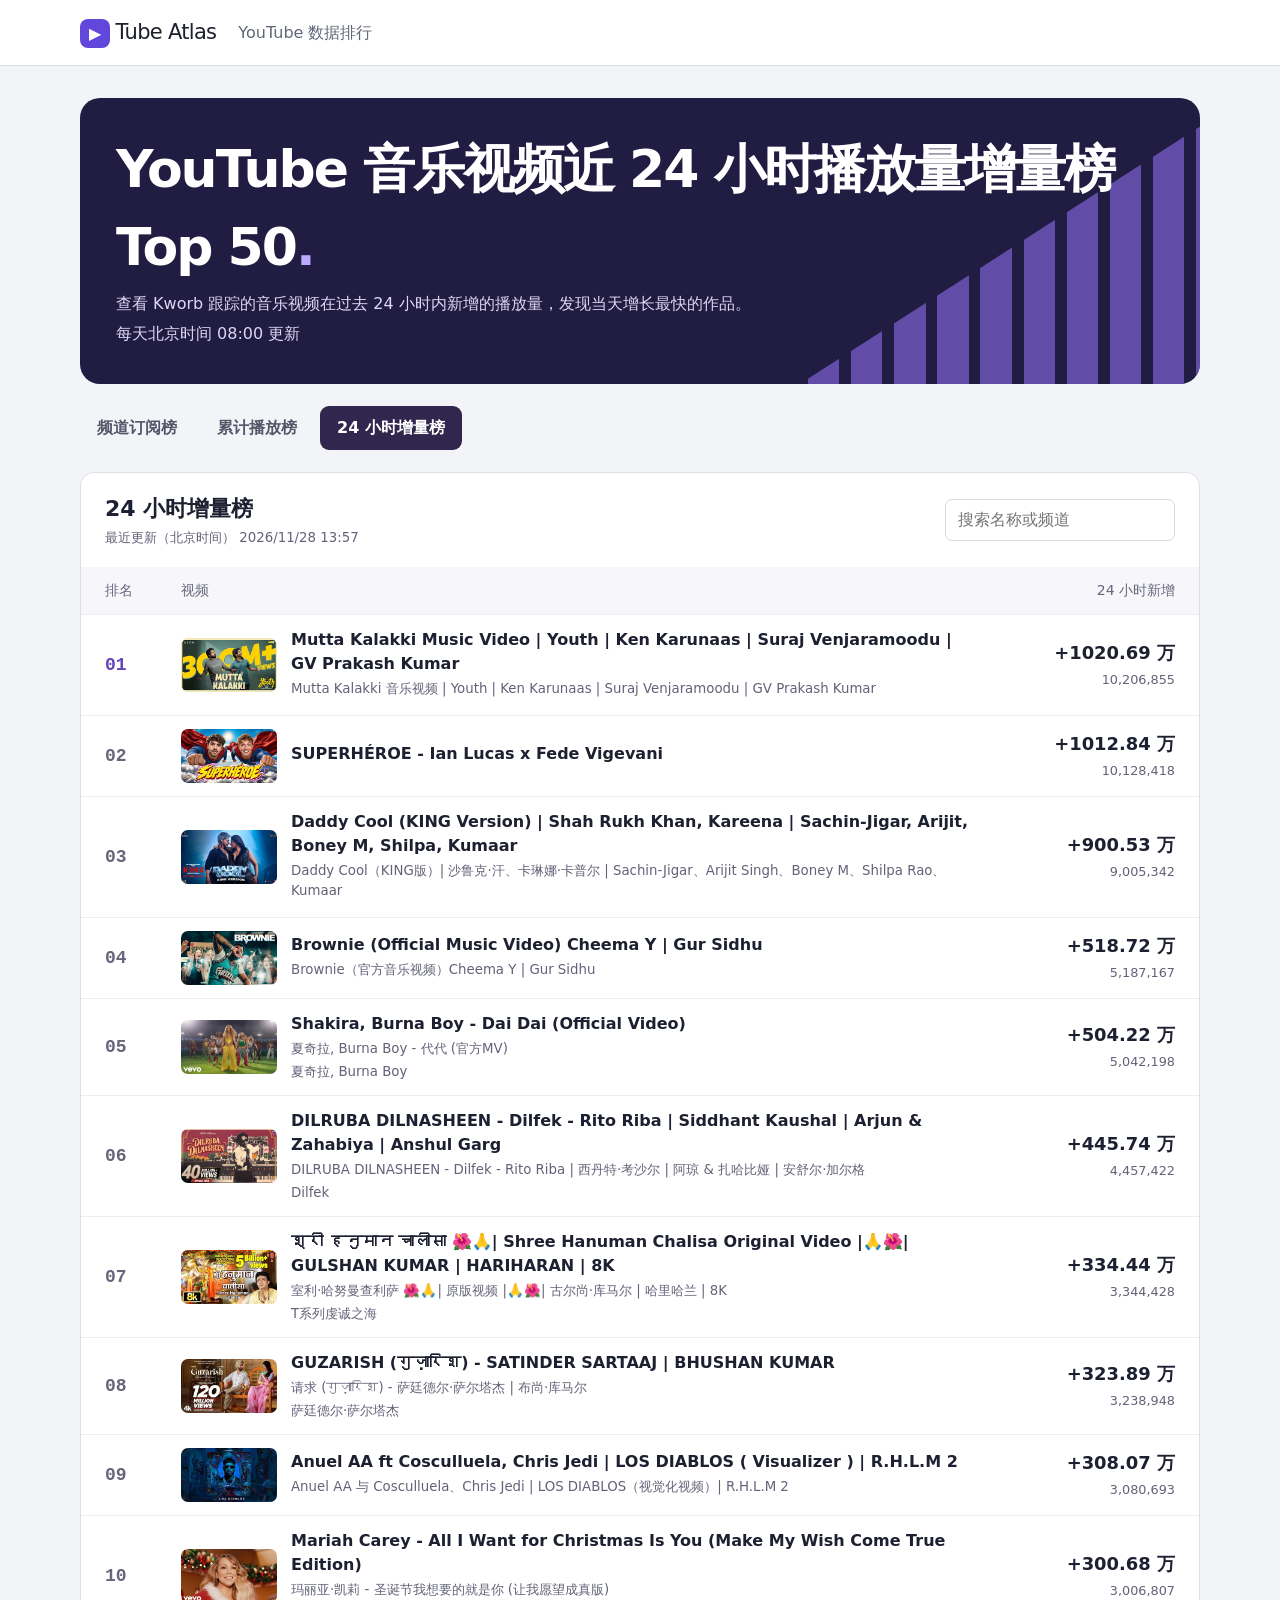
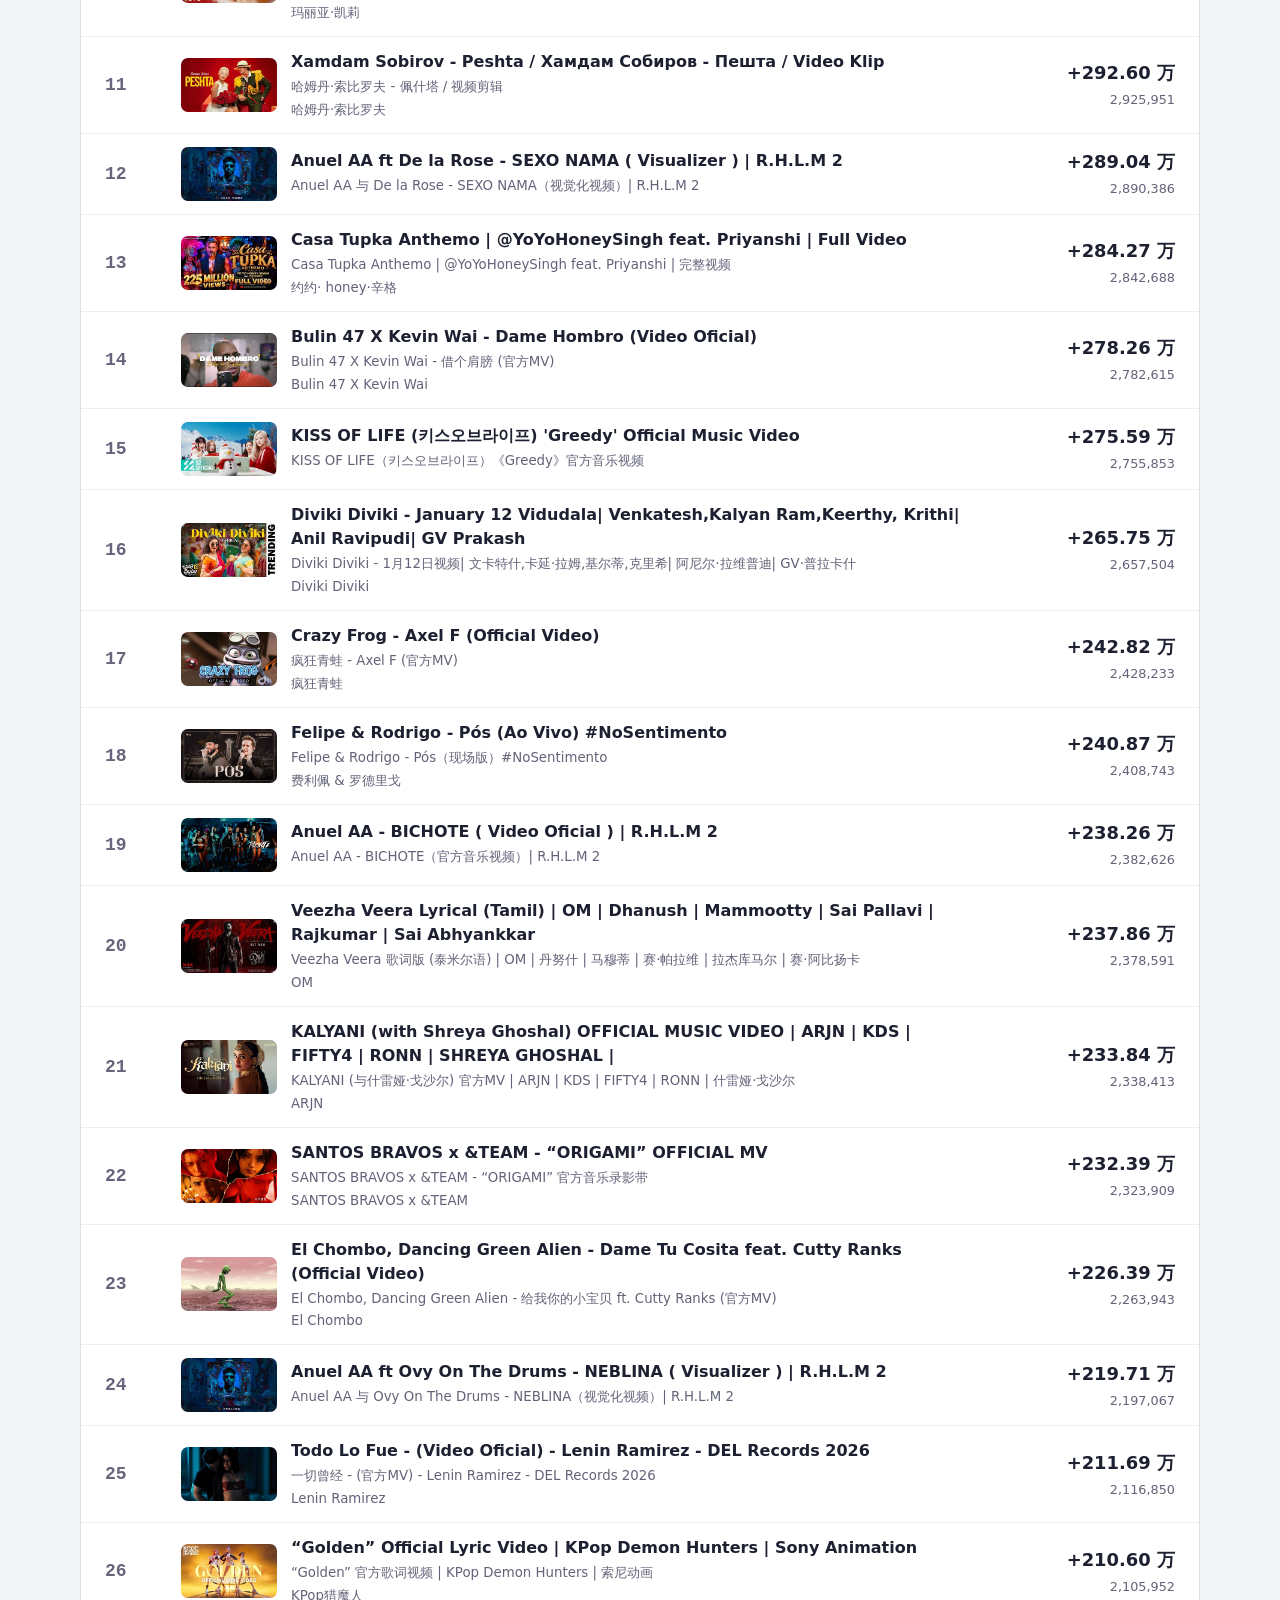
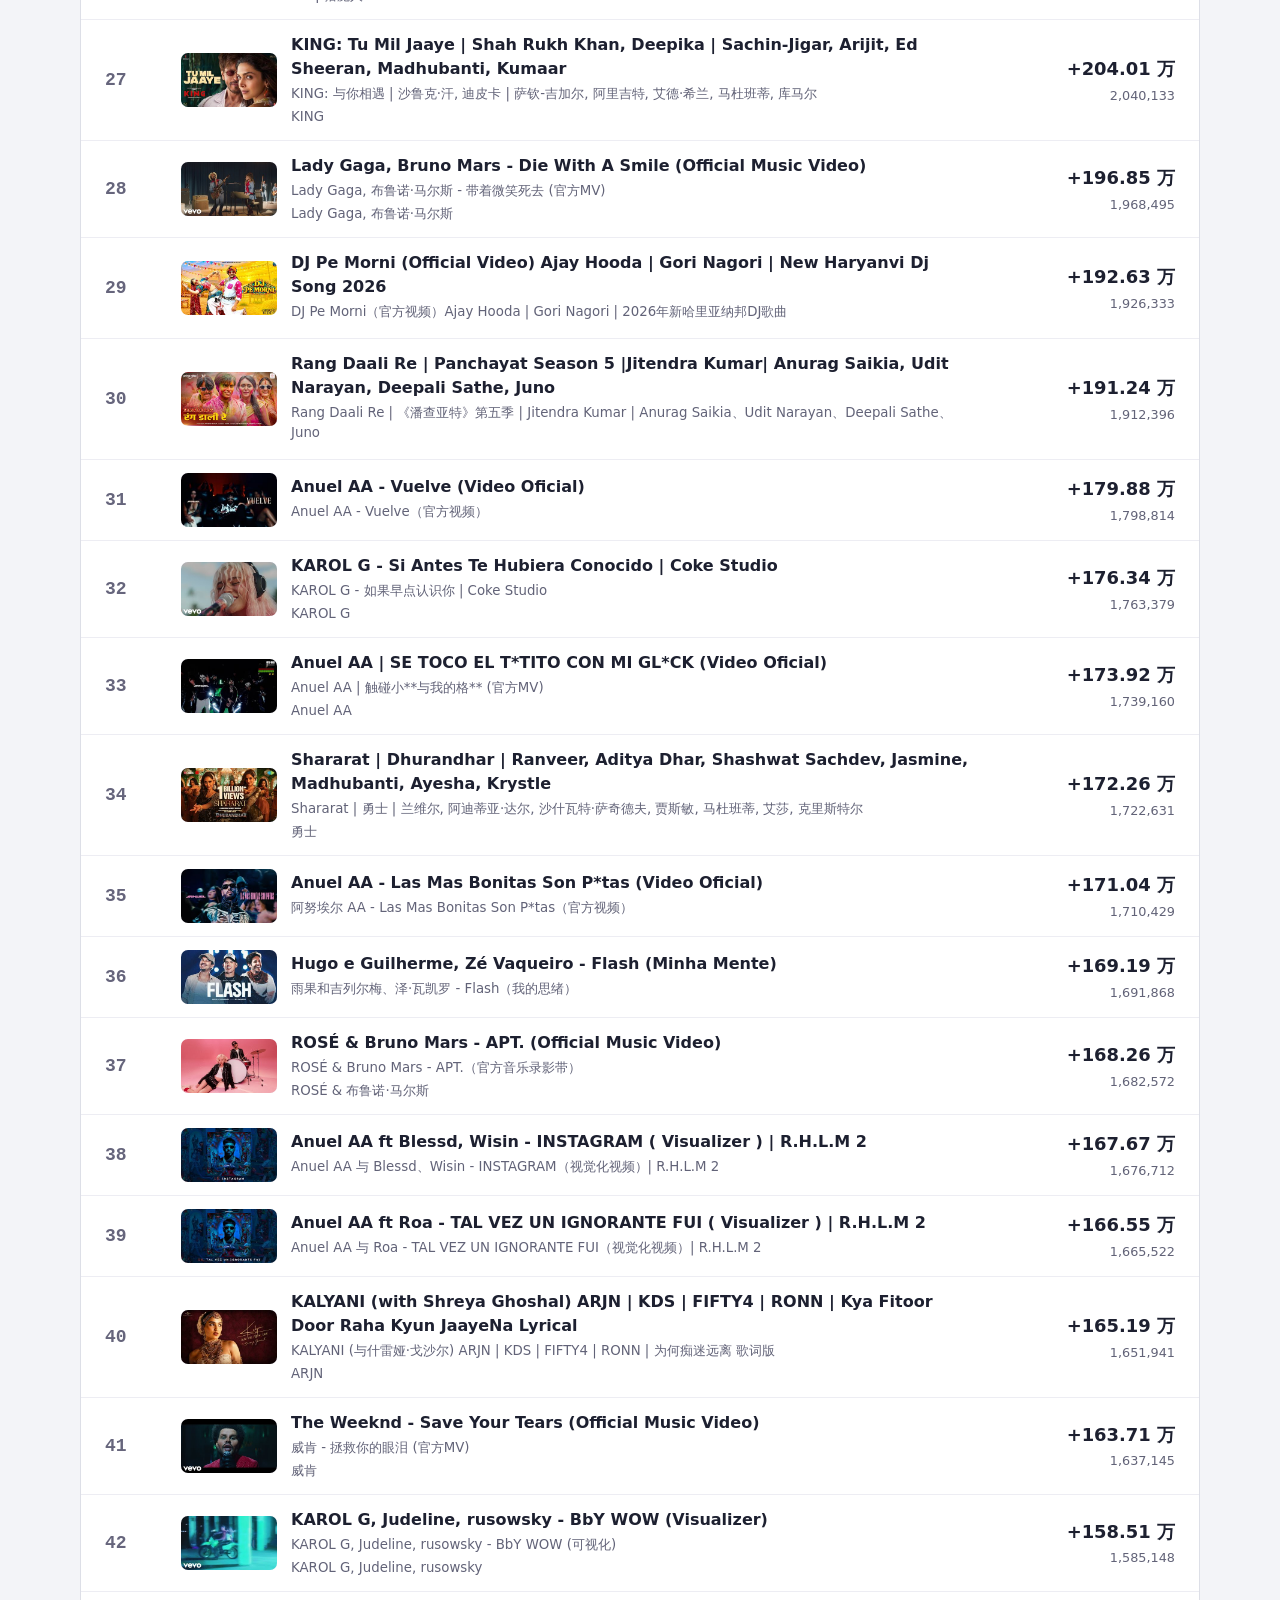
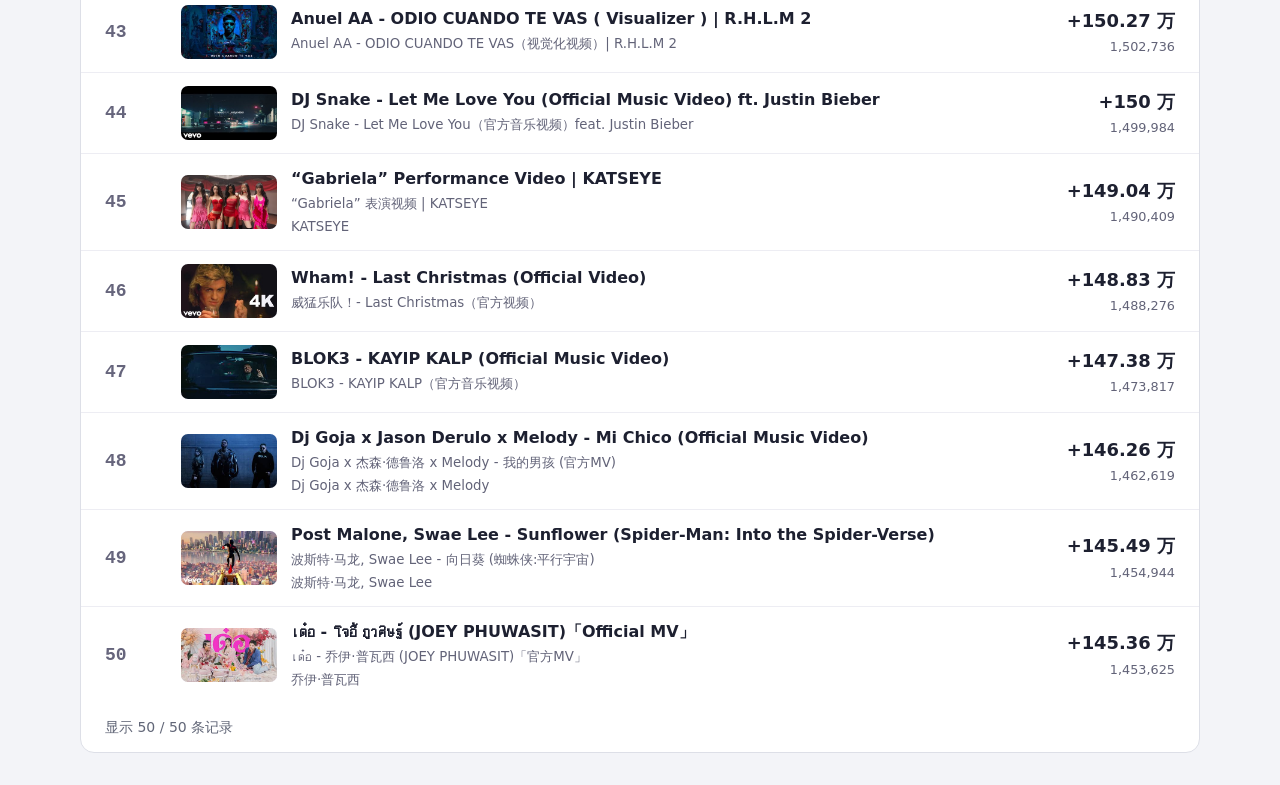
<file: daily.html>
<!doctype html>
<html lang="zh-CN"><head><meta charset="utf-8"><meta name="viewport" content="width=device-width,initial-scale=1">
<title>YouTube 音乐视频近 24 小时播放量增量榜 Top 50 | Tube Atlas</title><meta name="description" content="查看 Kworb 跟踪的音乐视频在过去 24 小时内新增的播放量，发现当天增长最快的作品。"><link rel="canonical" href="https://wlsjr.github.io/youtube_rank_site/daily.html">
<link rel="stylesheet" href="style.css"><script src="app.js" defer></script></head><body>
<header><a class="brand" href="./"><i>▶</i> Tube Atlas</a><span>YouTube 数据排行</span></header><main>
<section class="intro"><div><h1>YouTube 音乐视频近 24 小时播放量增量榜 Top 50<span>.</span></h1><p>查看 Kworb 跟踪的音乐视频在过去 24 小时内新增的播放量，发现当天增长最快的作品。</p><p>每天北京时间 08:00 更新</p></div><div class="bars" aria-hidden="true"></div></section>
<nav aria-label="选择榜单"><a href="channels.html">频道订阅榜</a><a href="videos.html">累计播放榜</a><a href="daily.html" aria-current="page">24 小时增量榜</a></nav><section class="panel"><div class="tools"><div><h2>24 小时增量榜</h2>
<small>最近更新（北京时间） <time datetime="2026-11-28T13:57:16+08:00">2026/11/28 13:57</time></small></div>
<input hidden type="search" aria-label="搜索当前榜单" placeholder="搜索名称或频道"></div>
<div class="labels"><span>排名</span><span>视频</span><span>24 小时新增</span></div>
<div class="row" data-channel="">
<span class="rank">01</span><div class="entry"><div class="thumb cover" aria-hidden="true">M<img src="data/thumbnails/video-jZEA2mMwL1k.jpg" alt="" loading="lazy"></div>
<div class="caption"><a class="name" href="https://www.youtube.com/watch?v=jZEA2mMwL1k" target="_blank" rel="noopener noreferrer">Mutta Kalakki Music Video | Youth | Ken Karunaas | Suraj Venjaramoodu | GV Prakash Kumar</a><small>Mutta Kalakki 音乐视频 | Youth | Ken Karunaas | Suraj Venjaramoodu | GV Prakash Kumar</small><small></small></div></div>
<div class="count"><strong>+1020.69 万</strong><small>10,206,855</small></div></div>
<div class="row" data-channel="">
<span class="rank">02</span><div class="entry"><div class="thumb cover" aria-hidden="true">S<img src="data/thumbnails/video-l9Ez9rrEsVU.jpg" alt="" loading="lazy"></div>
<div class="caption"><a class="name" href="https://www.youtube.com/watch?v=l9Ez9rrEsVU" target="_blank" rel="noopener noreferrer">SUPERHÉROE - Ian Lucas x Fede Vigevani</a><small></small></div></div>
<div class="count"><strong>+1012.84 万</strong><small>10,128,418</small></div></div>
<div class="row" data-channel="">
<span class="rank">03</span><div class="entry"><div class="thumb cover" aria-hidden="true">D<img src="data/thumbnails/video-2pIRdpQhvpU.jpg" alt="" loading="lazy"></div>
<div class="caption"><a class="name" href="https://www.youtube.com/watch?v=2pIRdpQhvpU" target="_blank" rel="noopener noreferrer">Daddy Cool (KING Version) | Shah Rukh Khan, Kareena | Sachin-Jigar, Arijit, Boney M, Shilpa, Kumaar</a><small>Daddy Cool（KING版）| 沙鲁克·汗、卡琳娜·卡普尔 | Sachin-Jigar、Arijit Singh、Boney M、Shilpa Rao、Kumaar</small><small></small></div></div>
<div class="count"><strong>+900.53 万</strong><small>9,005,342</small></div></div>
<div class="row" data-channel="">
<span class="rank">04</span><div class="entry"><div class="thumb cover" aria-hidden="true">B<img src="data/thumbnails/video-RA6R22nedK0.jpg" alt="" loading="lazy"></div>
<div class="caption"><a class="name" href="https://www.youtube.com/watch?v=RA6R22nedK0" target="_blank" rel="noopener noreferrer">Brownie (Official Music Video) Cheema Y | Gur Sidhu</a><small>Brownie（官方音乐视频）Cheema Y | Gur Sidhu</small><small></small></div></div>
<div class="count"><strong>+518.72 万</strong><small>5,187,167</small></div></div>
<div class="row" data-channel="Shakira, Burna Boy">
<span class="rank">05</span><div class="entry"><div class="thumb cover" aria-hidden="true">S<img src="data/thumbnails/video-fcnDmrtj6Sk.jpg" alt="" loading="lazy"></div>
<div class="caption"><a class="name" href="https://www.youtube.com/watch?v=fcnDmrtj6Sk" target="_blank" rel="noopener noreferrer">Shakira, Burna Boy - Dai Dai (Official Video)</a><small>夏奇拉, Burna Boy - 代代 (官方MV)</small><small>夏奇拉, Burna Boy</small></div></div>
<div class="count"><strong>+504.22 万</strong><small>5,042,198</small></div></div>
<div class="row" data-channel="Dilfek">
<span class="rank">06</span><div class="entry"><div class="thumb cover" aria-hidden="true">D<img src="data/thumbnails/video-Ddm7VUgw5Vw.jpg" alt="" loading="lazy"></div>
<div class="caption"><a class="name" href="https://www.youtube.com/watch?v=Ddm7VUgw5Vw" target="_blank" rel="noopener noreferrer">DILRUBA DILNASHEEN - Dilfek - Rito Riba | Siddhant Kaushal | Arjun &amp; Zahabiya | Anshul Garg</a><small>DILRUBA DILNASHEEN - Dilfek - Rito Riba | 西丹特·考沙尔 | 阿琼 &amp; 扎哈比娅 | 安舒尔·加尔格</small><small>Dilfek</small></div></div>
<div class="count"><strong>+445.74 万</strong><small>4,457,422</small></div></div>
<div class="row" data-channel="T-Series Bhakti Sagar">
<span class="rank">07</span><div class="entry"><div class="thumb cover" aria-hidden="true">श<img src="data/thumbnails/video-AETFvQonfV8.jpg" alt="" loading="lazy"></div>
<div class="caption"><a class="name" href="https://www.youtube.com/watch?v=AETFvQonfV8" target="_blank" rel="noopener noreferrer">श्री हनुमान चालीसा 🌺🙏| Shree Hanuman Chalisa Original Video |🙏🌺| GULSHAN KUMAR | HARIHARAN | 8K</a><small>室利·哈努曼查利萨 🌺🙏| 原版视频 |🙏🌺| 古尔尚·库马尔 | 哈里哈兰 | 8K</small><small>T系列虔诚之海</small></div></div>
<div class="count"><strong>+334.44 万</strong><small>3,344,428</small></div></div>
<div class="row" data-channel="Satinder Sartaaj">
<span class="rank">08</span><div class="entry"><div class="thumb cover" aria-hidden="true">G<img src="data/thumbnails/video-CEbB9kdu8ng.jpg" alt="" loading="lazy"></div>
<div class="caption"><a class="name" href="https://www.youtube.com/watch?v=CEbB9kdu8ng" target="_blank" rel="noopener noreferrer">GUZARISH (गुज़ारिश) - SATINDER SARTAAJ | BHUSHAN KUMAR</a><small>请求 (गुज़ारिश) - 萨廷德尔·萨尔塔杰 | 布尚·库马尔</small><small>萨廷德尔·萨尔塔杰</small></div></div>
<div class="count"><strong>+323.89 万</strong><small>3,238,948</small></div></div>
<div class="row" data-channel="">
<span class="rank">09</span><div class="entry"><div class="thumb cover" aria-hidden="true">A<img src="data/thumbnails/video-j9zK2cWrDKE.jpg" alt="" loading="lazy"></div>
<div class="caption"><a class="name" href="https://www.youtube.com/watch?v=j9zK2cWrDKE" target="_blank" rel="noopener noreferrer">Anuel AA ft Cosculluela, Chris Jedi | LOS DIABLOS ( Visualizer ) | R.H.L.M 2</a><small>Anuel AA 与 Cosculluela、Chris Jedi | LOS DIABLOS（视觉化视频）| R.H.L.M 2</small><small></small></div></div>
<div class="count"><strong>+308.07 万</strong><small>3,080,693</small></div></div>
<div class="row" data-channel="Mariah Carey">
<span class="rank">10</span><div class="entry"><div class="thumb cover" aria-hidden="true">M<img src="data/thumbnails/video-aAkMkVFwAoo.jpg" alt="" loading="lazy"></div>
<div class="caption"><a class="name" href="https://www.youtube.com/watch?v=aAkMkVFwAoo" target="_blank" rel="noopener noreferrer">Mariah Carey - All I Want for Christmas Is You (Make My Wish Come True Edition)</a><small>玛丽亚·凯莉 - 圣诞节我想要的就是你 (让我愿望成真版)</small><small>玛丽亚·凯莉</small></div></div>
<div class="count"><strong>+300.68 万</strong><small>3,006,807</small></div></div>
<div class="row" data-channel="Xamdam Sobirov">
<span class="rank">11</span><div class="entry"><div class="thumb cover" aria-hidden="true">X<img src="data/thumbnails/video-vSA7yMrTETg.jpg" alt="" loading="lazy"></div>
<div class="caption"><a class="name" href="https://www.youtube.com/watch?v=vSA7yMrTETg" target="_blank" rel="noopener noreferrer">Xamdam Sobirov - Peshta / Хамдам Собиров - Пешта / Video Klip</a><small>哈姆丹·索比罗夫 - 佩什塔 / 视频剪辑</small><small>哈姆丹·索比罗夫</small></div></div>
<div class="count"><strong>+292.60 万</strong><small>2,925,951</small></div></div>
<div class="row" data-channel="">
<span class="rank">12</span><div class="entry"><div class="thumb cover" aria-hidden="true">A<img src="data/thumbnails/video-_jqE1by_tPs.jpg" alt="" loading="lazy"></div>
<div class="caption"><a class="name" href="https://www.youtube.com/watch?v=_jqE1by_tPs" target="_blank" rel="noopener noreferrer">Anuel AA ft De la Rose - SEXO NAMA ( Visualizer ) | R.H.L.M 2</a><small>Anuel AA 与 De la Rose - SEXO NAMA（视觉化视频）| R.H.L.M 2</small><small></small></div></div>
<div class="count"><strong>+289.04 万</strong><small>2,890,386</small></div></div>
<div class="row" data-channel="Yo Yo Honey Singh">
<span class="rank">13</span><div class="entry"><div class="thumb cover" aria-hidden="true">C<img src="data/thumbnails/video-vRjaGgDsWSo.jpg" alt="" loading="lazy"></div>
<div class="caption"><a class="name" href="https://www.youtube.com/watch?v=vRjaGgDsWSo" target="_blank" rel="noopener noreferrer">Casa Tupka Anthemo | @YoYoHoneySingh  feat. Priyanshi | Full Video</a><small>Casa Tupka Anthemo | @YoYoHoneySingh feat. Priyanshi | 完整视频</small><small>约约· honey·辛格</small></div></div>
<div class="count"><strong>+284.27 万</strong><small>2,842,688</small></div></div>
<div class="row" data-channel="Bulin 47 X Kevin Wai">
<span class="rank">14</span><div class="entry"><div class="thumb cover" aria-hidden="true">B<img src="data/thumbnails/video-VUIgT-E4IS0.jpg" alt="" loading="lazy"></div>
<div class="caption"><a class="name" href="https://www.youtube.com/watch?v=VUIgT-E4IS0" target="_blank" rel="noopener noreferrer">Bulin 47 X Kevin Wai - Dame Hombro (Video Oficial)</a><small>Bulin 47 X Kevin Wai - 借个肩膀 (官方MV)</small><small>Bulin 47 X Kevin Wai</small></div></div>
<div class="count"><strong>+278.26 万</strong><small>2,782,615</small></div></div>
<div class="row" data-channel="">
<span class="rank">15</span><div class="entry"><div class="thumb cover" aria-hidden="true">K<img src="data/thumbnails/video-9AzCkUyVmdE.jpg" alt="" loading="lazy"></div>
<div class="caption"><a class="name" href="https://www.youtube.com/watch?v=9AzCkUyVmdE" target="_blank" rel="noopener noreferrer">KISS OF LIFE (키스오브라이프) &#x27;Greedy&#x27; Official Music Video</a><small>KISS OF LIFE（키스오브라이프）《Greedy》官方音乐视频</small><small></small></div></div>
<div class="count"><strong>+275.59 万</strong><small>2,755,853</small></div></div>
<div class="row" data-channel="Diviki Diviki">
<span class="rank">16</span><div class="entry"><div class="thumb cover" aria-hidden="true">D<img src="data/thumbnails/video-UckZ7N_Zt28.jpg" alt="" loading="lazy"></div>
<div class="caption"><a class="name" href="https://www.youtube.com/watch?v=UckZ7N_Zt28" target="_blank" rel="noopener noreferrer">Diviki Diviki - January 12 Vidudala| Venkatesh,Kalyan Ram,Keerthy, Krithi| Anil Ravipudi| GV Prakash</a><small>Diviki Diviki - 1月12日视频| 文卡特什,卡延·拉姆,基尔蒂,克里希| 阿尼尔·拉维普迪| GV·普拉卡什</small><small>Diviki Diviki</small></div></div>
<div class="count"><strong>+265.75 万</strong><small>2,657,504</small></div></div>
<div class="row" data-channel="Crazy Frog">
<span class="rank">17</span><div class="entry"><div class="thumb cover" aria-hidden="true">C<img src="data/thumbnails/video-k85mRPqvMbE.jpg" alt="" loading="lazy"></div>
<div class="caption"><a class="name" href="https://www.youtube.com/watch?v=k85mRPqvMbE" target="_blank" rel="noopener noreferrer">Crazy Frog - Axel F (Official Video)</a><small>疯狂青蛙 - Axel F (官方MV)</small><small>疯狂青蛙</small></div></div>
<div class="count"><strong>+242.82 万</strong><small>2,428,233</small></div></div>
<div class="row" data-channel="Felipe &amp; Rodrigo">
<span class="rank">18</span><div class="entry"><div class="thumb cover" aria-hidden="true">F<img src="data/thumbnails/video-7qcq8wAX9pU.jpg" alt="" loading="lazy"></div>
<div class="caption"><a class="name" href="https://www.youtube.com/watch?v=7qcq8wAX9pU" target="_blank" rel="noopener noreferrer">Felipe &amp; Rodrigo -  Pós (Ao Vivo) #NoSentimento</a><small>Felipe &amp; Rodrigo - Pós（现场版）#NoSentimento</small><small>费利佩 &amp; 罗德里戈</small></div></div>
<div class="count"><strong>+240.87 万</strong><small>2,408,743</small></div></div>
<div class="row" data-channel="">
<span class="rank">19</span><div class="entry"><div class="thumb cover" aria-hidden="true">A<img src="data/thumbnails/video-jaH9yYArVy0.jpg" alt="" loading="lazy"></div>
<div class="caption"><a class="name" href="https://www.youtube.com/watch?v=jaH9yYArVy0" target="_blank" rel="noopener noreferrer">Anuel AA - BICHOTE ( Video Oficial ) | R.H.L.M 2</a><small>Anuel AA - BICHOTE（官方音乐视频）| R.H.L.M 2</small><small></small></div></div>
<div class="count"><strong>+238.26 万</strong><small>2,382,626</small></div></div>
<div class="row" data-channel="OM">
<span class="rank">20</span><div class="entry"><div class="thumb cover" aria-hidden="true">V<img src="data/thumbnails/video--ZnYdmreOrk.jpg" alt="" loading="lazy"></div>
<div class="caption"><a class="name" href="https://www.youtube.com/watch?v=-ZnYdmreOrk" target="_blank" rel="noopener noreferrer">Veezha Veera Lyrical (Tamil) | OM | Dhanush | Mammootty | Sai Pallavi | Rajkumar | Sai Abhyankkar</a><small>Veezha Veera 歌词版 (泰米尔语) | OM | 丹努什 | 马穆蒂 | 赛·帕拉维 | 拉杰库马尔 | 赛·阿比扬卡</small><small>OM</small></div></div>
<div class="count"><strong>+237.86 万</strong><small>2,378,591</small></div></div>
<div class="row" data-channel="ARJN">
<span class="rank">21</span><div class="entry"><div class="thumb cover" aria-hidden="true">K<img src="data/thumbnails/video-xvT1jH8B9AM.jpg" alt="" loading="lazy"></div>
<div class="caption"><a class="name" href="https://www.youtube.com/watch?v=xvT1jH8B9AM" target="_blank" rel="noopener noreferrer">KALYANI (with Shreya Ghoshal) OFFICIAL MUSIC VIDEO | ARJN | KDS | FIFTY4 | RONN | SHREYA GHOSHAL |</a><small>KALYANI (与什雷娅·戈沙尔) 官方MV | ARJN | KDS | FIFTY4 | RONN | 什雷娅·戈沙尔</small><small>ARJN</small></div></div>
<div class="count"><strong>+233.84 万</strong><small>2,338,413</small></div></div>
<div class="row" data-channel="SANTOS BRAVOS x &amp;TEAM">
<span class="rank">22</span><div class="entry"><div class="thumb cover" aria-hidden="true">S<img src="data/thumbnails/video-j_Z3_4aFQxQ.jpg" alt="" loading="lazy"></div>
<div class="caption"><a class="name" href="https://www.youtube.com/watch?v=j_Z3_4aFQxQ" target="_blank" rel="noopener noreferrer">SANTOS BRAVOS x &amp;TEAM - “ORIGAMI” OFFICIAL MV</a><small>SANTOS BRAVOS x &amp;TEAM - “ORIGAMI” 官方音乐录影带</small><small>SANTOS BRAVOS x &amp;TEAM</small></div></div>
<div class="count"><strong>+232.39 万</strong><small>2,323,909</small></div></div>
<div class="row" data-channel="El Chombo">
<span class="rank">23</span><div class="entry"><div class="thumb cover" aria-hidden="true">E<img src="data/thumbnails/video-FzG4uDgje3M.jpg" alt="" loading="lazy"></div>
<div class="caption"><a class="name" href="https://www.youtube.com/watch?v=FzG4uDgje3M" target="_blank" rel="noopener noreferrer">El Chombo, Dancing Green Alien - Dame Tu Cosita feat. Cutty Ranks (Official Video)</a><small>El Chombo, Dancing Green Alien - 给我你的小宝贝 ft. Cutty Ranks (官方MV)</small><small>El Chombo</small></div></div>
<div class="count"><strong>+226.39 万</strong><small>2,263,943</small></div></div>
<div class="row" data-channel="">
<span class="rank">24</span><div class="entry"><div class="thumb cover" aria-hidden="true">A<img src="data/thumbnails/video-TCShwfX8oJI.jpg" alt="" loading="lazy"></div>
<div class="caption"><a class="name" href="https://www.youtube.com/watch?v=TCShwfX8oJI" target="_blank" rel="noopener noreferrer">Anuel AA ft Ovy On The Drums - NEBLINA ( Visualizer ) | R.H.L.M 2</a><small>Anuel AA 与 Ovy On The Drums - NEBLINA（视觉化视频）| R.H.L.M 2</small><small></small></div></div>
<div class="count"><strong>+219.71 万</strong><small>2,197,067</small></div></div>
<div class="row" data-channel="Lenin Ramirez">
<span class="rank">25</span><div class="entry"><div class="thumb cover" aria-hidden="true">T<img src="data/thumbnails/video-kwwdY1bp-Ck.jpg" alt="" loading="lazy"></div>
<div class="caption"><a class="name" href="https://www.youtube.com/watch?v=kwwdY1bp-Ck" target="_blank" rel="noopener noreferrer">Todo Lo Fue - (Video Oficial) - Lenin Ramirez - DEL Records 2026</a><small>一切曾经 - (官方MV) - Lenin Ramirez - DEL Records 2026</small><small>Lenin Ramirez</small></div></div>
<div class="count"><strong>+211.69 万</strong><small>2,116,850</small></div></div>
<div class="row" data-channel="KPop Demon Hunters">
<span class="rank">26</span><div class="entry"><div class="thumb cover" aria-hidden="true">“<img src="data/thumbnails/video-yebNIHKAC4A.jpg" alt="" loading="lazy"></div>
<div class="caption"><a class="name" href="https://www.youtube.com/watch?v=yebNIHKAC4A" target="_blank" rel="noopener noreferrer">“Golden” Official Lyric Video | KPop Demon Hunters | Sony Animation</a><small>“Golden” 官方歌词视频 | KPop Demon Hunters | 索尼动画</small><small>KPop猎魔人</small></div></div>
<div class="count"><strong>+210.60 万</strong><small>2,105,952</small></div></div>
<div class="row" data-channel="KING">
<span class="rank">27</span><div class="entry"><div class="thumb cover" aria-hidden="true">K<img src="data/thumbnails/video-BPZkZpGMpXA.jpg" alt="" loading="lazy"></div>
<div class="caption"><a class="name" href="https://www.youtube.com/watch?v=BPZkZpGMpXA" target="_blank" rel="noopener noreferrer">KING: Tu Mil Jaaye | Shah Rukh Khan, Deepika | Sachin-Jigar, Arijit, Ed Sheeran, Madhubanti, Kumaar</a><small>KING: 与你相遇 | 沙鲁克·汗, 迪皮卡 | 萨钦-吉加尔, 阿里吉特, 艾德·希兰, 马杜班蒂, 库马尔</small><small>KING</small></div></div>
<div class="count"><strong>+204.01 万</strong><small>2,040,133</small></div></div>
<div class="row" data-channel="Lady Gaga, Bruno Mars">
<span class="rank">28</span><div class="entry"><div class="thumb cover" aria-hidden="true">L<img src="data/thumbnails/video-kPa7bsKwL-c.jpg" alt="" loading="lazy"></div>
<div class="caption"><a class="name" href="https://www.youtube.com/watch?v=kPa7bsKwL-c" target="_blank" rel="noopener noreferrer">Lady Gaga, Bruno Mars - Die With A Smile (Official Music Video)</a><small>Lady Gaga, 布鲁诺·马尔斯 - 带着微笑死去 (官方MV)</small><small>Lady Gaga, 布鲁诺·马尔斯</small></div></div>
<div class="count"><strong>+196.85 万</strong><small>1,968,495</small></div></div>
<div class="row" data-channel="">
<span class="rank">29</span><div class="entry"><div class="thumb cover" aria-hidden="true">D<img src="data/thumbnails/video-lsBcMKVj18c.jpg" alt="" loading="lazy"></div>
<div class="caption"><a class="name" href="https://www.youtube.com/watch?v=lsBcMKVj18c" target="_blank" rel="noopener noreferrer">DJ Pe Morni (Official Video) Ajay Hooda | Gori Nagori | New Haryanvi Dj Song 2026</a><small>DJ Pe Morni（官方视频）Ajay Hooda | Gori Nagori | 2026年新哈里亚纳邦DJ歌曲</small><small></small></div></div>
<div class="count"><strong>+192.63 万</strong><small>1,926,333</small></div></div>
<div class="row" data-channel="">
<span class="rank">30</span><div class="entry"><div class="thumb cover" aria-hidden="true">R<img src="data/thumbnails/video-ZhTBX9SYEvg.jpg" alt="" loading="lazy"></div>
<div class="caption"><a class="name" href="https://www.youtube.com/watch?v=ZhTBX9SYEvg" target="_blank" rel="noopener noreferrer">Rang Daali Re | Panchayat Season 5 |Jitendra Kumar| Anurag Saikia, Udit Narayan, Deepali Sathe, Juno</a><small>Rang Daali Re | 《潘查亚特》第五季 | Jitendra Kumar | Anurag Saikia、Udit Narayan、Deepali Sathe、Juno</small><small></small></div></div>
<div class="count"><strong>+191.24 万</strong><small>1,912,396</small></div></div>
<div class="row" data-channel="">
<span class="rank">31</span><div class="entry"><div class="thumb cover" aria-hidden="true">A<img src="data/thumbnails/video-3juuih0WdH8.jpg" alt="" loading="lazy"></div>
<div class="caption"><a class="name" href="https://www.youtube.com/watch?v=3juuih0WdH8" target="_blank" rel="noopener noreferrer">Anuel AA - Vuelve (Video Oficial)</a><small>Anuel AA - Vuelve（官方视频）</small><small></small></div></div>
<div class="count"><strong>+179.88 万</strong><small>1,798,814</small></div></div>
<div class="row" data-channel="KAROL G">
<span class="rank">32</span><div class="entry"><div class="thumb cover" aria-hidden="true">K<img src="data/thumbnails/video-QCZZwZQ4qNs.jpg" alt="" loading="lazy"></div>
<div class="caption"><a class="name" href="https://www.youtube.com/watch?v=QCZZwZQ4qNs" target="_blank" rel="noopener noreferrer">KAROL G - Si Antes Te Hubiera Conocido | Coke Studio</a><small>KAROL G - 如果早点认识你 | Coke Studio</small><small>KAROL G</small></div></div>
<div class="count"><strong>+176.34 万</strong><small>1,763,379</small></div></div>
<div class="row" data-channel="Anuel AA">
<span class="rank">33</span><div class="entry"><div class="thumb cover" aria-hidden="true">A<img src="data/thumbnails/video-1lOvAvBlzSM.jpg" alt="" loading="lazy"></div>
<div class="caption"><a class="name" href="https://www.youtube.com/watch?v=1lOvAvBlzSM" target="_blank" rel="noopener noreferrer">Anuel AA | SE TOCO EL T*TITO CON MI GL*CK (Video Oficial)</a><small>Anuel AA | 触碰小**与我的格** (官方MV)</small><small>Anuel AA</small></div></div>
<div class="count"><strong>+173.92 万</strong><small>1,739,160</small></div></div>
<div class="row" data-channel="Dhurandhar">
<span class="rank">34</span><div class="entry"><div class="thumb cover" aria-hidden="true">S<img src="data/thumbnails/video-YyepU5ztLf4.jpg" alt="" loading="lazy"></div>
<div class="caption"><a class="name" href="https://www.youtube.com/watch?v=YyepU5ztLf4" target="_blank" rel="noopener noreferrer">Shararat | Dhurandhar | Ranveer, Aditya Dhar, Shashwat Sachdev, Jasmine, Madhubanti, Ayesha, Krystle</a><small>Shararat | 勇士 | 兰维尔, 阿迪蒂亚·达尔, 沙什瓦特·萨奇德夫, 贾斯敏, 马杜班蒂, 艾莎, 克里斯特尔</small><small>勇士</small></div></div>
<div class="count"><strong>+172.26 万</strong><small>1,722,631</small></div></div>
<div class="row" data-channel="">
<span class="rank">35</span><div class="entry"><div class="thumb cover" aria-hidden="true">A<img src="data/thumbnails/video-vutbVGewIcg.jpg" alt="" loading="lazy"></div>
<div class="caption"><a class="name" href="https://www.youtube.com/watch?v=vutbVGewIcg" target="_blank" rel="noopener noreferrer">Anuel AA - Las Mas Bonitas Son P*tas (Video Oficial)</a><small>阿努埃尔 AA - Las Mas Bonitas Son P*tas（官方视频）</small><small></small></div></div>
<div class="count"><strong>+171.04 万</strong><small>1,710,429</small></div></div>
<div class="row" data-channel="">
<span class="rank">36</span><div class="entry"><div class="thumb cover" aria-hidden="true">H<img src="data/thumbnails/video-akkCnFdhPWo.jpg" alt="" loading="lazy"></div>
<div class="caption"><a class="name" href="https://www.youtube.com/watch?v=akkCnFdhPWo" target="_blank" rel="noopener noreferrer">Hugo e Guilherme, Zé Vaqueiro - Flash (Minha Mente)</a><small>雨果和吉列尔梅、泽·瓦凯罗 - Flash（我的思绪）</small><small></small></div></div>
<div class="count"><strong>+169.19 万</strong><small>1,691,868</small></div></div>
<div class="row" data-channel="ROSÉ &amp; Bruno Mars">
<span class="rank">37</span><div class="entry"><div class="thumb cover" aria-hidden="true">R<img src="data/thumbnails/video-ekr2nIex040.jpg" alt="" loading="lazy"></div>
<div class="caption"><a class="name" href="https://www.youtube.com/watch?v=ekr2nIex040" target="_blank" rel="noopener noreferrer">ROSÉ &amp; Bruno Mars - APT. (Official Music Video)</a><small>ROSÉ &amp; Bruno Mars - APT.（官方音乐录影带）</small><small>ROSÉ &amp; 布鲁诺·马尔斯</small></div></div>
<div class="count"><strong>+168.26 万</strong><small>1,682,572</small></div></div>
<div class="row" data-channel="">
<span class="rank">38</span><div class="entry"><div class="thumb cover" aria-hidden="true">A<img src="data/thumbnails/video-2CwK7xB9tfg.jpg" alt="" loading="lazy"></div>
<div class="caption"><a class="name" href="https://www.youtube.com/watch?v=2CwK7xB9tfg" target="_blank" rel="noopener noreferrer">Anuel AA ft Blessd, Wisin - INSTAGRAM ( Visualizer ) | R.H.L.M 2</a><small>Anuel AA 与 Blessd、Wisin - INSTAGRAM（视觉化视频）| R.H.L.M 2</small><small></small></div></div>
<div class="count"><strong>+167.67 万</strong><small>1,676,712</small></div></div>
<div class="row" data-channel="">
<span class="rank">39</span><div class="entry"><div class="thumb cover" aria-hidden="true">A<img src="data/thumbnails/video-Fnr6AFI1x_8.jpg" alt="" loading="lazy"></div>
<div class="caption"><a class="name" href="https://www.youtube.com/watch?v=Fnr6AFI1x_8" target="_blank" rel="noopener noreferrer">Anuel AA  ft Roa - TAL VEZ UN IGNORANTE FUI ( Visualizer ) | R.H.L.M 2</a><small>Anuel AA 与 Roa - TAL VEZ UN IGNORANTE FUI（视觉化视频）| R.H.L.M 2</small><small></small></div></div>
<div class="count"><strong>+166.55 万</strong><small>1,665,522</small></div></div>
<div class="row" data-channel="ARJN">
<span class="rank">40</span><div class="entry"><div class="thumb cover" aria-hidden="true">K<img src="data/thumbnails/video-z5y8Clp_TdE.jpg" alt="" loading="lazy"></div>
<div class="caption"><a class="name" href="https://www.youtube.com/watch?v=z5y8Clp_TdE" target="_blank" rel="noopener noreferrer">KALYANI (with Shreya Ghoshal) ARJN | KDS | FIFTY4 | RONN | Kya Fitoor Door Raha Kyun JaayeNa Lyrical</a><small>KALYANI (与什雷娅·戈沙尔) ARJN | KDS | FIFTY4 | RONN | 为何痴迷远离 歌词版</small><small>ARJN</small></div></div>
<div class="count"><strong>+165.19 万</strong><small>1,651,941</small></div></div>
<div class="row" data-channel="The Weeknd">
<span class="rank">41</span><div class="entry"><div class="thumb cover" aria-hidden="true">T<img src="data/thumbnails/video-XXYlFuWEuKI.jpg" alt="" loading="lazy"></div>
<div class="caption"><a class="name" href="https://www.youtube.com/watch?v=XXYlFuWEuKI" target="_blank" rel="noopener noreferrer">The Weeknd - Save Your Tears (Official Music Video)</a><small>威肯 - 拯救你的眼泪 (官方MV)</small><small>威肯</small></div></div>
<div class="count"><strong>+163.71 万</strong><small>1,637,145</small></div></div>
<div class="row" data-channel="KAROL G, Judeline, rusowsky">
<span class="rank">42</span><div class="entry"><div class="thumb cover" aria-hidden="true">K<img src="data/thumbnails/video-fRIhCiUVaKs.jpg" alt="" loading="lazy"></div>
<div class="caption"><a class="name" href="https://www.youtube.com/watch?v=fRIhCiUVaKs" target="_blank" rel="noopener noreferrer">KAROL G, Judeline, rusowsky - BbY WOW (Visualizer)</a><small>KAROL G, Judeline, rusowsky - BbY WOW (可视化)</small><small>KAROL G, Judeline, rusowsky</small></div></div>
<div class="count"><strong>+158.51 万</strong><small>1,585,148</small></div></div>
<div class="row" data-channel="">
<span class="rank">43</span><div class="entry"><div class="thumb cover" aria-hidden="true">A<img src="data/thumbnails/video-O8ghK4CmLLw.jpg" alt="" loading="lazy"></div>
<div class="caption"><a class="name" href="https://www.youtube.com/watch?v=O8ghK4CmLLw" target="_blank" rel="noopener noreferrer">Anuel AA - ODIO CUANDO TE VAS ( Visualizer ) | R.H.L.M 2</a><small>Anuel AA - ODIO CUANDO TE VAS（视觉化视频）| R.H.L.M 2</small><small></small></div></div>
<div class="count"><strong>+150.27 万</strong><small>1,502,736</small></div></div>
<div class="row" data-channel="">
<span class="rank">44</span><div class="entry"><div class="thumb cover" aria-hidden="true">D<img src="data/thumbnails/video-euCqAq6BRa4.jpg" alt="" loading="lazy"></div>
<div class="caption"><a class="name" href="https://www.youtube.com/watch?v=euCqAq6BRa4" target="_blank" rel="noopener noreferrer">DJ Snake - Let Me Love You (Official Music Video) ft. Justin Bieber</a><small>DJ Snake - Let Me Love You（官方音乐视频）feat. Justin Bieber</small><small></small></div></div>
<div class="count"><strong>+150 万</strong><small>1,499,984</small></div></div>
<div class="row" data-channel="KATSEYE">
<span class="rank">45</span><div class="entry"><div class="thumb cover" aria-hidden="true">“<img src="data/thumbnails/video-co-TFLbaZAE.jpg" alt="" loading="lazy"></div>
<div class="caption"><a class="name" href="https://www.youtube.com/watch?v=co-TFLbaZAE" target="_blank" rel="noopener noreferrer">“Gabriela” Performance Video | KATSEYE</a><small>“Gabriela” 表演视频 | KATSEYE</small><small>KATSEYE</small></div></div>
<div class="count"><strong>+149.04 万</strong><small>1,490,409</small></div></div>
<div class="row" data-channel="">
<span class="rank">46</span><div class="entry"><div class="thumb cover" aria-hidden="true">W<img src="data/thumbnails/video-E8gmARGvPlI.jpg" alt="" loading="lazy"></div>
<div class="caption"><a class="name" href="https://www.youtube.com/watch?v=E8gmARGvPlI" target="_blank" rel="noopener noreferrer">Wham! - Last Christmas (Official Video)</a><small>威猛乐队！- Last Christmas（官方视频）</small><small></small></div></div>
<div class="count"><strong>+148.83 万</strong><small>1,488,276</small></div></div>
<div class="row" data-channel="">
<span class="rank">47</span><div class="entry"><div class="thumb cover" aria-hidden="true">B<img src="data/thumbnails/video-A7ShtPRP2Mc.jpg" alt="" loading="lazy"></div>
<div class="caption"><a class="name" href="https://www.youtube.com/watch?v=A7ShtPRP2Mc" target="_blank" rel="noopener noreferrer">BLOK3 - KAYIP KALP (Official Music Video)</a><small>BLOK3 - KAYIP KALP（官方音乐视频）</small><small></small></div></div>
<div class="count"><strong>+147.38 万</strong><small>1,473,817</small></div></div>
<div class="row" data-channel="Dj Goja x Jason Derulo x Melody">
<span class="rank">48</span><div class="entry"><div class="thumb cover" aria-hidden="true">D<img src="data/thumbnails/video-6Db-cEgbmC4.jpg" alt="" loading="lazy"></div>
<div class="caption"><a class="name" href="https://www.youtube.com/watch?v=6Db-cEgbmC4" target="_blank" rel="noopener noreferrer">Dj Goja x Jason Derulo x Melody - Mi Chico (Official Music Video)</a><small>Dj Goja x 杰森·德鲁洛 x Melody - 我的男孩 (官方MV)</small><small>Dj Goja x 杰森·德鲁洛 x Melody</small></div></div>
<div class="count"><strong>+146.26 万</strong><small>1,462,619</small></div></div>
<div class="row" data-channel="Post Malone, Swae Lee">
<span class="rank">49</span><div class="entry"><div class="thumb cover" aria-hidden="true">P<img src="data/thumbnails/video-ApXoWvfEYVU.jpg" alt="" loading="lazy"></div>
<div class="caption"><a class="name" href="https://www.youtube.com/watch?v=ApXoWvfEYVU" target="_blank" rel="noopener noreferrer">Post Malone, Swae Lee - Sunflower (Spider-Man: Into the Spider-Verse)</a><small>波斯特·马龙, Swae Lee - 向日葵 (蜘蛛侠:平行宇宙)</small><small>波斯特·马龙, Swae Lee</small></div></div>
<div class="count"><strong>+145.49 万</strong><small>1,454,944</small></div></div>
<div class="row" data-channel="JOEY PHUWASIT">
<span class="rank">50</span><div class="entry"><div class="thumb cover" aria-hidden="true">เ<img src="data/thumbnails/video-JpB0UtlKG2Y.jpg" alt="" loading="lazy"></div>
<div class="caption"><a class="name" href="https://www.youtube.com/watch?v=JpB0UtlKG2Y" target="_blank" rel="noopener noreferrer">เด๋อ - โจอี้ ภูวศิษฐ์ (JOEY PHUWASIT)「Official MV」</a><small>เด๋อ - 乔伊·普瓦西 (JOEY PHUWASIT)「官方MV」</small><small>乔伊·普瓦西</small></div></div>
<div class="count"><strong>+145.36 万</strong><small>1,453,625</small></div></div>
<p class="status" role="status"></p></section></main></body></html>
</file>
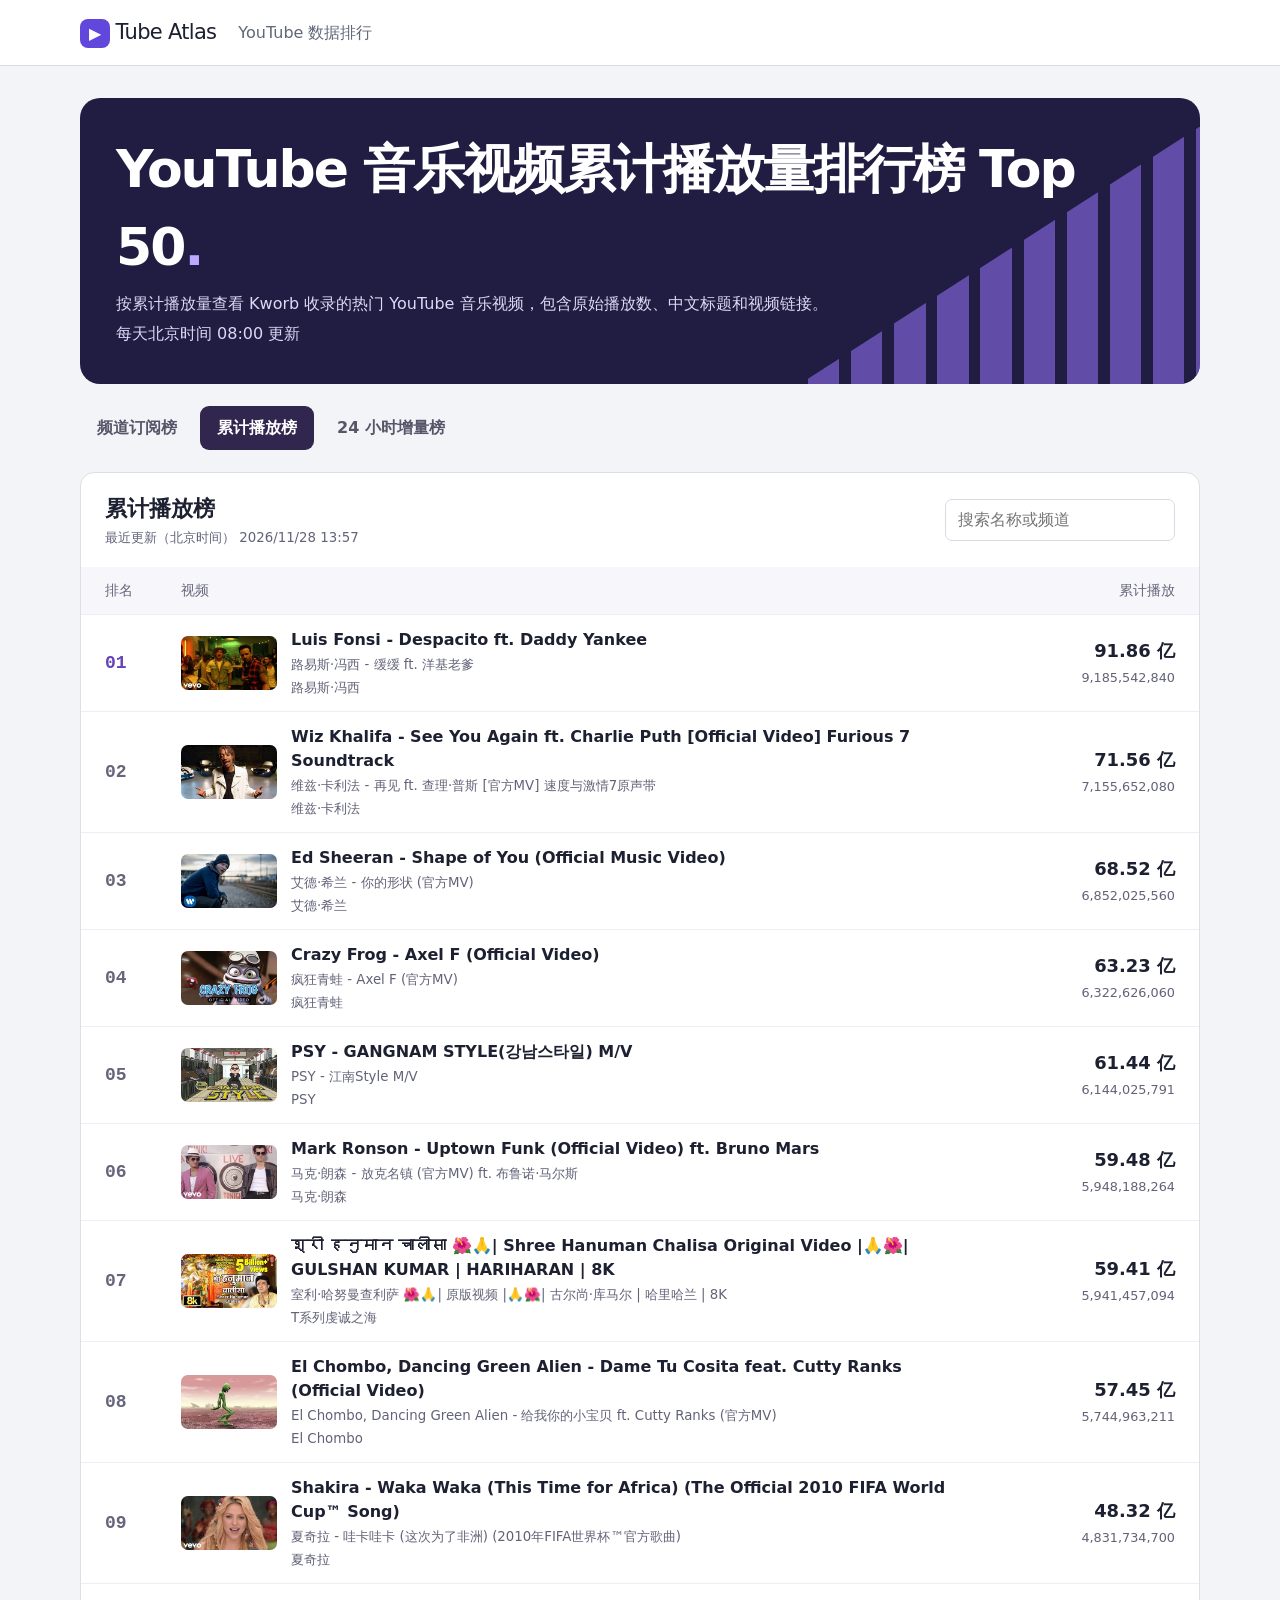
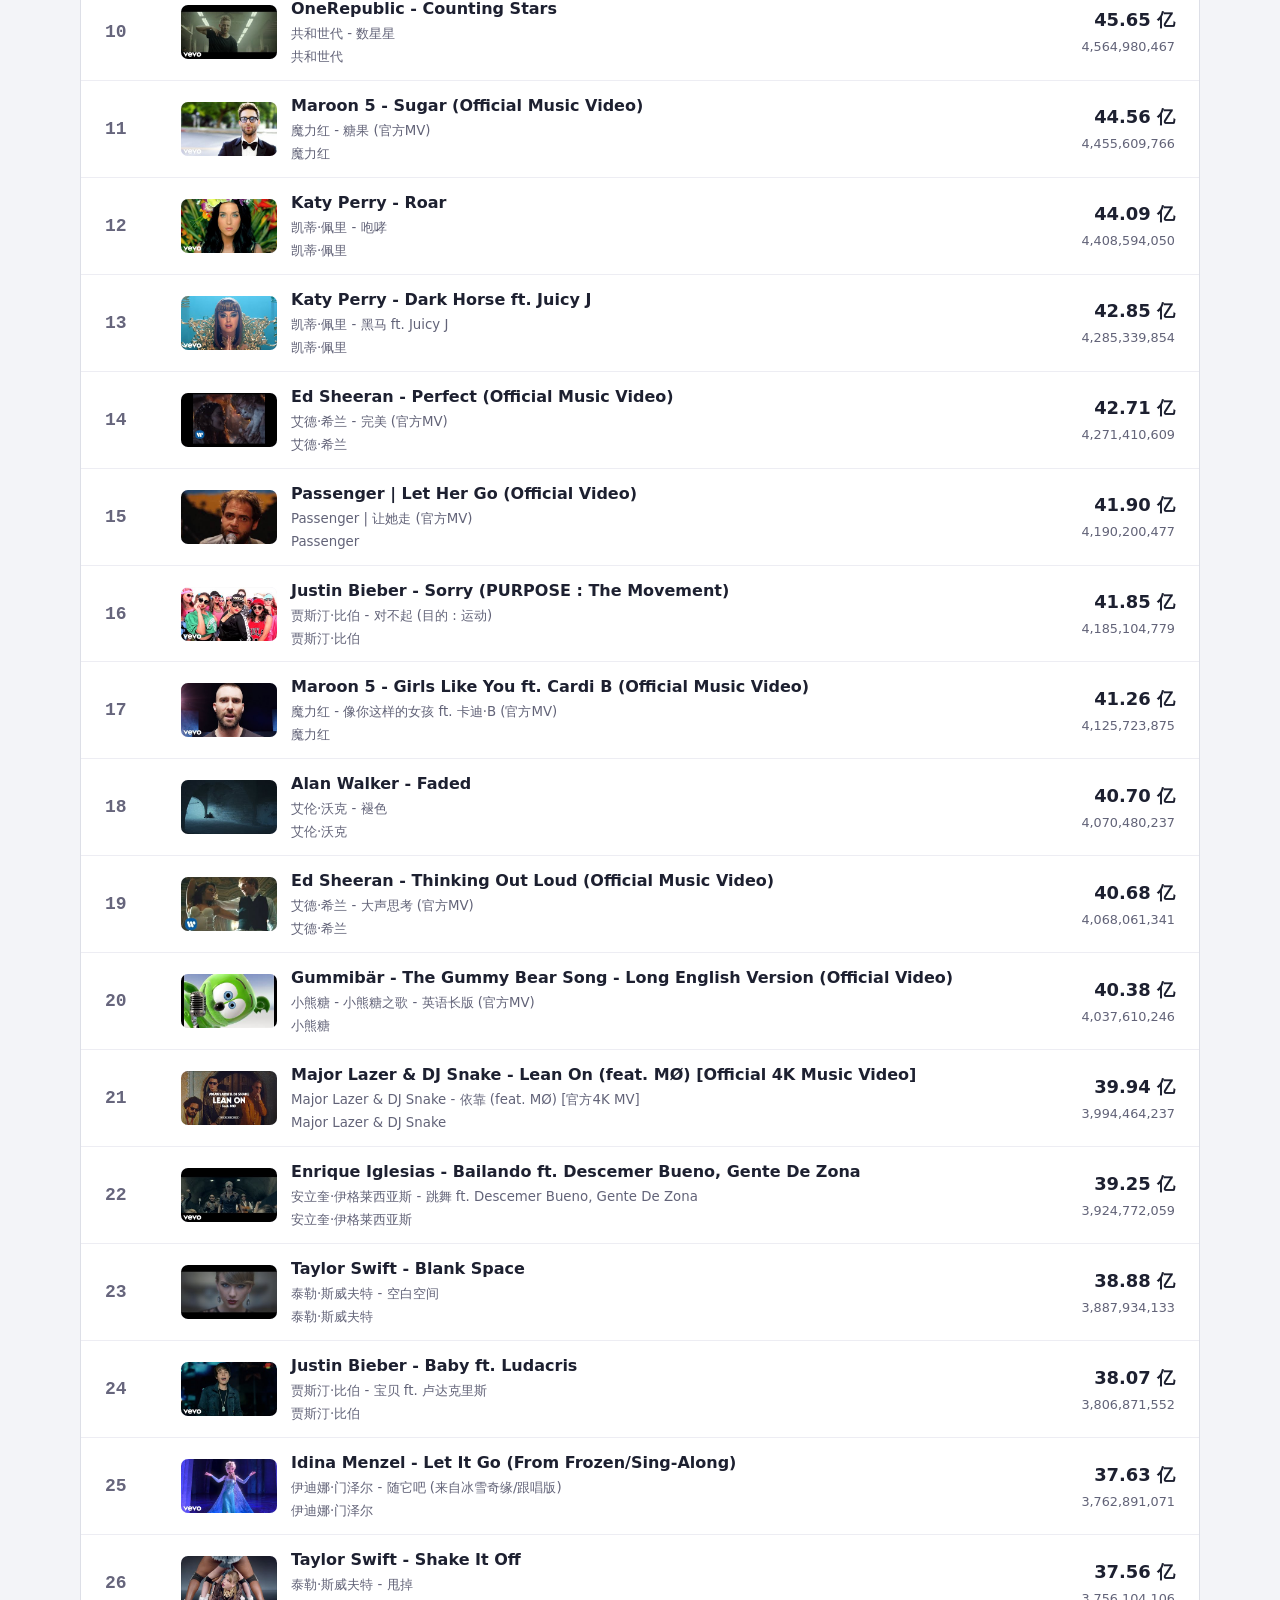
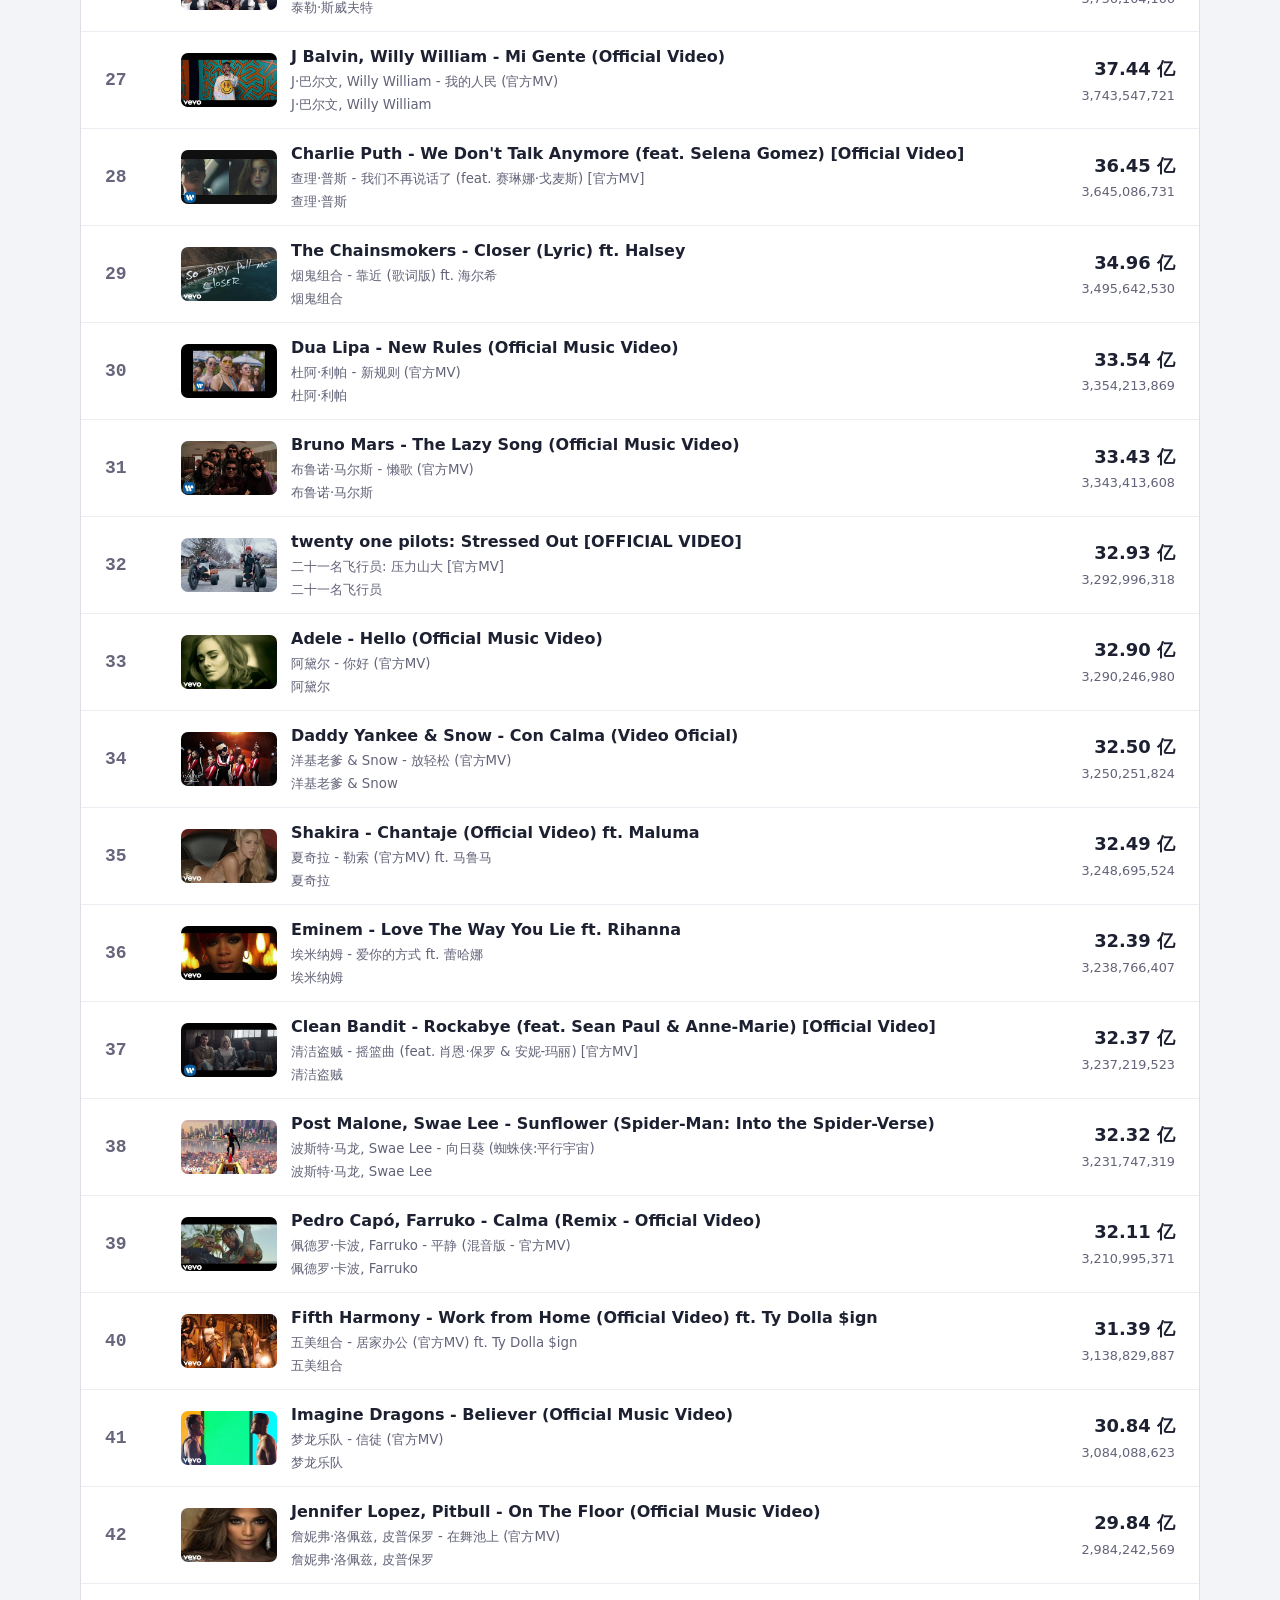
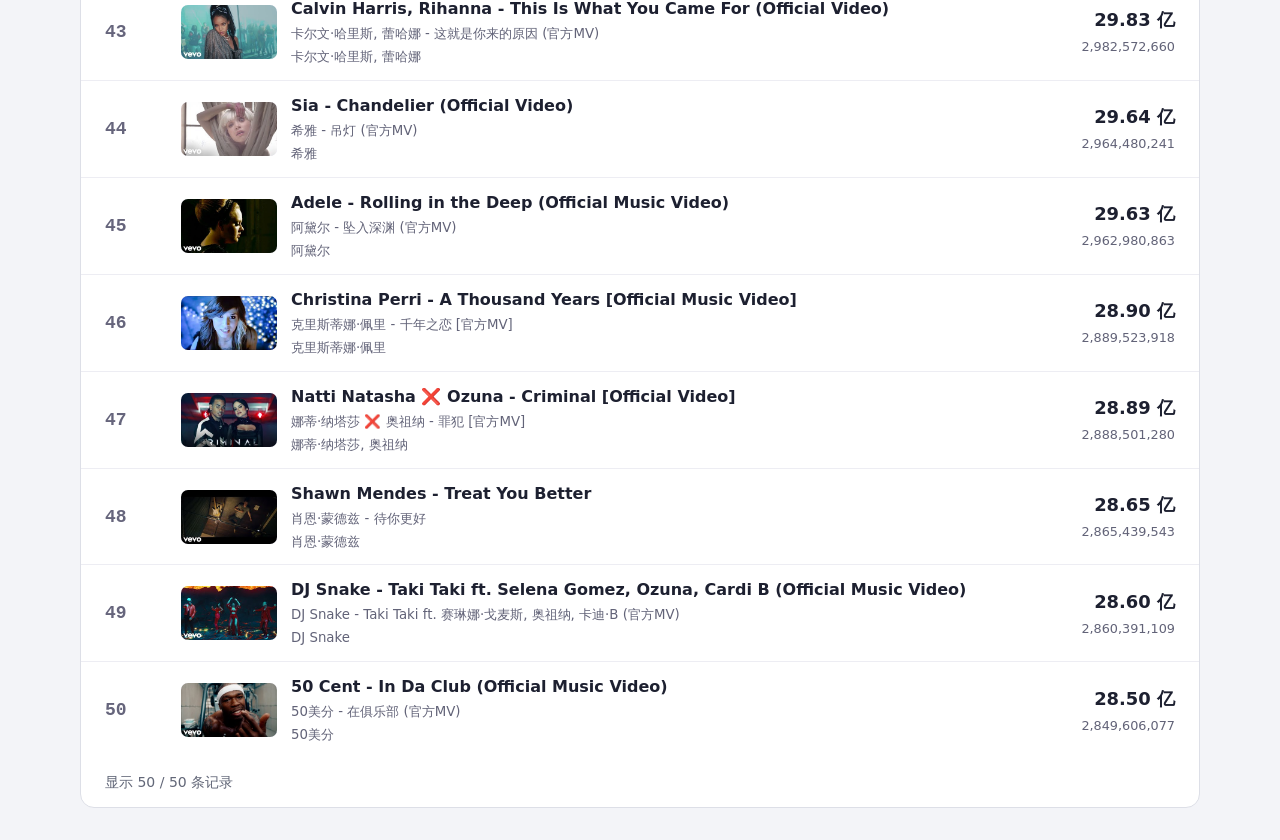
<file: videos.html>
<!doctype html>
<html lang="zh-CN"><head><meta charset="utf-8"><meta name="viewport" content="width=device-width,initial-scale=1">
<title>YouTube 音乐视频累计播放量排行榜 Top 50 | Tube Atlas</title><meta name="description" content="按累计播放量查看 Kworb 收录的热门 YouTube 音乐视频，包含原始播放数、中文标题和视频链接。"><link rel="canonical" href="https://wlsjr.github.io/youtube_rank_site/videos.html">
<link rel="stylesheet" href="style.css"><script src="app.js" defer></script></head><body>
<header><a class="brand" href="./"><i>▶</i> Tube Atlas</a><span>YouTube 数据排行</span></header><main>
<section class="intro"><div><h1>YouTube 音乐视频累计播放量排行榜 Top 50<span>.</span></h1><p>按累计播放量查看 Kworb 收录的热门 YouTube 音乐视频，包含原始播放数、中文标题和视频链接。</p><p>每天北京时间 08:00 更新</p></div><div class="bars" aria-hidden="true"></div></section>
<nav aria-label="选择榜单"><a href="channels.html">频道订阅榜</a><a href="videos.html" aria-current="page">累计播放榜</a><a href="daily.html">24 小时增量榜</a></nav><section class="panel"><div class="tools"><div><h2>累计播放榜</h2>
<small>最近更新（北京时间） <time datetime="2026-11-28T13:57:06+08:00">2026/11/28 13:57</time></small></div>
<input hidden type="search" aria-label="搜索当前榜单" placeholder="搜索名称或频道"></div>
<div class="labels"><span>排名</span><span>视频</span><span>累计播放</span></div>
<div class="row" data-channel="Luis Fonsi">
<span class="rank">01</span><div class="entry"><div class="thumb cover" aria-hidden="true">L<img src="data/thumbnails/video-kJQP7kiw5Fk.jpg" alt="" loading="lazy"></div>
<div class="caption"><a class="name" href="https://www.youtube.com/watch?v=kJQP7kiw5Fk" target="_blank" rel="noopener noreferrer">Luis Fonsi - Despacito ft. Daddy Yankee</a><small>路易斯·冯西 - 缓缓 ft. 洋基老爹</small><small>路易斯·冯西</small></div></div>
<div class="count"><strong>91.86 亿</strong><small>9,185,542,840</small></div></div>
<div class="row" data-channel="Wiz Khalifa">
<span class="rank">02</span><div class="entry"><div class="thumb cover" aria-hidden="true">W<img src="data/thumbnails/video-RgKAFK5djSk.jpg" alt="" loading="lazy"></div>
<div class="caption"><a class="name" href="https://www.youtube.com/watch?v=RgKAFK5djSk" target="_blank" rel="noopener noreferrer">Wiz Khalifa - See You Again ft. Charlie Puth [Official Video] Furious 7 Soundtrack</a><small>维兹·卡利法 - 再见 ft. 查理·普斯 [官方MV] 速度与激情7原声带</small><small>维兹·卡利法</small></div></div>
<div class="count"><strong>71.56 亿</strong><small>7,155,652,080</small></div></div>
<div class="row" data-channel="Ed Sheeran">
<span class="rank">03</span><div class="entry"><div class="thumb cover" aria-hidden="true">E<img src="data/thumbnails/video-JGwWNGJdvx8.jpg" alt="" loading="lazy"></div>
<div class="caption"><a class="name" href="https://www.youtube.com/watch?v=JGwWNGJdvx8" target="_blank" rel="noopener noreferrer">Ed Sheeran - Shape of You (Official Music Video)</a><small>艾德·希兰 - 你的形状 (官方MV)</small><small>艾德·希兰</small></div></div>
<div class="count"><strong>68.52 亿</strong><small>6,852,025,560</small></div></div>
<div class="row" data-channel="Crazy Frog">
<span class="rank">04</span><div class="entry"><div class="thumb cover" aria-hidden="true">C<img src="data/thumbnails/video-k85mRPqvMbE.jpg" alt="" loading="lazy"></div>
<div class="caption"><a class="name" href="https://www.youtube.com/watch?v=k85mRPqvMbE" target="_blank" rel="noopener noreferrer">Crazy Frog - Axel F (Official Video)</a><small>疯狂青蛙 - Axel F (官方MV)</small><small>疯狂青蛙</small></div></div>
<div class="count"><strong>63.23 亿</strong><small>6,322,626,060</small></div></div>
<div class="row" data-channel="PSY">
<span class="rank">05</span><div class="entry"><div class="thumb cover" aria-hidden="true">P<img src="data/thumbnails/video-9bZkp7q19f0.jpg" alt="" loading="lazy"></div>
<div class="caption"><a class="name" href="https://www.youtube.com/watch?v=9bZkp7q19f0" target="_blank" rel="noopener noreferrer">PSY - GANGNAM STYLE(강남스타일) M/V</a><small>PSY - 江南Style M/V</small><small>PSY</small></div></div>
<div class="count"><strong>61.44 亿</strong><small>6,144,025,791</small></div></div>
<div class="row" data-channel="Mark Ronson">
<span class="rank">06</span><div class="entry"><div class="thumb cover" aria-hidden="true">M<img src="data/thumbnails/video-OPf0YbXqDm0.jpg" alt="" loading="lazy"></div>
<div class="caption"><a class="name" href="https://www.youtube.com/watch?v=OPf0YbXqDm0" target="_blank" rel="noopener noreferrer">Mark Ronson - Uptown Funk (Official Video) ft. Bruno Mars</a><small>马克·朗森 - 放克名镇 (官方MV) ft. 布鲁诺·马尔斯</small><small>马克·朗森</small></div></div>
<div class="count"><strong>59.48 亿</strong><small>5,948,188,264</small></div></div>
<div class="row" data-channel="T-Series Bhakti Sagar">
<span class="rank">07</span><div class="entry"><div class="thumb cover" aria-hidden="true">श<img src="data/thumbnails/video-AETFvQonfV8.jpg" alt="" loading="lazy"></div>
<div class="caption"><a class="name" href="https://www.youtube.com/watch?v=AETFvQonfV8" target="_blank" rel="noopener noreferrer">श्री हनुमान चालीसा 🌺🙏| Shree Hanuman Chalisa Original Video |🙏🌺| GULSHAN KUMAR | HARIHARAN | 8K</a><small>室利·哈努曼查利萨 🌺🙏| 原版视频 |🙏🌺| 古尔尚·库马尔 | 哈里哈兰 | 8K</small><small>T系列虔诚之海</small></div></div>
<div class="count"><strong>59.41 亿</strong><small>5,941,457,094</small></div></div>
<div class="row" data-channel="El Chombo">
<span class="rank">08</span><div class="entry"><div class="thumb cover" aria-hidden="true">E<img src="data/thumbnails/video-FzG4uDgje3M.jpg" alt="" loading="lazy"></div>
<div class="caption"><a class="name" href="https://www.youtube.com/watch?v=FzG4uDgje3M" target="_blank" rel="noopener noreferrer">El Chombo, Dancing Green Alien - Dame Tu Cosita feat. Cutty Ranks (Official Video)</a><small>El Chombo, Dancing Green Alien - 给我你的小宝贝 ft. Cutty Ranks (官方MV)</small><small>El Chombo</small></div></div>
<div class="count"><strong>57.45 亿</strong><small>5,744,963,211</small></div></div>
<div class="row" data-channel="Shakira">
<span class="rank">09</span><div class="entry"><div class="thumb cover" aria-hidden="true">S<img src="data/thumbnails/video-pRpeEdMmmQ0.jpg" alt="" loading="lazy"></div>
<div class="caption"><a class="name" href="https://www.youtube.com/watch?v=pRpeEdMmmQ0" target="_blank" rel="noopener noreferrer">Shakira - Waka Waka (This Time for Africa) (The Official 2010 FIFA World Cup™ Song)</a><small>夏奇拉 - 哇卡哇卡 (这次为了非洲) (2010年FIFA世界杯™官方歌曲)</small><small>夏奇拉</small></div></div>
<div class="count"><strong>48.32 亿</strong><small>4,831,734,700</small></div></div>
<div class="row" data-channel="OneRepublic">
<span class="rank">10</span><div class="entry"><div class="thumb cover" aria-hidden="true">O<img src="data/thumbnails/video-hT_nvWreIhg.jpg" alt="" loading="lazy"></div>
<div class="caption"><a class="name" href="https://www.youtube.com/watch?v=hT_nvWreIhg" target="_blank" rel="noopener noreferrer">OneRepublic - Counting Stars</a><small>共和世代 - 数星星</small><small>共和世代</small></div></div>
<div class="count"><strong>45.65 亿</strong><small>4,564,980,467</small></div></div>
<div class="row" data-channel="Maroon 5">
<span class="rank">11</span><div class="entry"><div class="thumb cover" aria-hidden="true">M<img src="data/thumbnails/video-09R8_2nJtjg.jpg" alt="" loading="lazy"></div>
<div class="caption"><a class="name" href="https://www.youtube.com/watch?v=09R8_2nJtjg" target="_blank" rel="noopener noreferrer">Maroon 5 - Sugar (Official Music Video)</a><small>魔力红 - 糖果 (官方MV)</small><small>魔力红</small></div></div>
<div class="count"><strong>44.56 亿</strong><small>4,455,609,766</small></div></div>
<div class="row" data-channel="Katy Perry">
<span class="rank">12</span><div class="entry"><div class="thumb cover" aria-hidden="true">K<img src="data/thumbnails/video-CevxZvSJLk8.jpg" alt="" loading="lazy"></div>
<div class="caption"><a class="name" href="https://www.youtube.com/watch?v=CevxZvSJLk8" target="_blank" rel="noopener noreferrer">Katy Perry - Roar</a><small>凯蒂·佩里 - 咆哮</small><small>凯蒂·佩里</small></div></div>
<div class="count"><strong>44.09 亿</strong><small>4,408,594,050</small></div></div>
<div class="row" data-channel="Katy Perry">
<span class="rank">13</span><div class="entry"><div class="thumb cover" aria-hidden="true">K<img src="data/thumbnails/video-0KSOMA3QBU0.jpg" alt="" loading="lazy"></div>
<div class="caption"><a class="name" href="https://www.youtube.com/watch?v=0KSOMA3QBU0" target="_blank" rel="noopener noreferrer">Katy Perry - Dark Horse ft. Juicy J</a><small>凯蒂·佩里 - 黑马 ft. Juicy J</small><small>凯蒂·佩里</small></div></div>
<div class="count"><strong>42.85 亿</strong><small>4,285,339,854</small></div></div>
<div class="row" data-channel="Ed Sheeran">
<span class="rank">14</span><div class="entry"><div class="thumb cover" aria-hidden="true">E<img src="data/thumbnails/video-2Vv-BfVoq4g.jpg" alt="" loading="lazy"></div>
<div class="caption"><a class="name" href="https://www.youtube.com/watch?v=2Vv-BfVoq4g" target="_blank" rel="noopener noreferrer">Ed Sheeran - Perfect (Official Music Video)</a><small>艾德·希兰 - 完美 (官方MV)</small><small>艾德·希兰</small></div></div>
<div class="count"><strong>42.71 亿</strong><small>4,271,410,609</small></div></div>
<div class="row" data-channel="Passenger">
<span class="rank">15</span><div class="entry"><div class="thumb cover" aria-hidden="true">P<img src="data/thumbnails/video-RBumgq5yVrA.jpg" alt="" loading="lazy"></div>
<div class="caption"><a class="name" href="https://www.youtube.com/watch?v=RBumgq5yVrA" target="_blank" rel="noopener noreferrer">Passenger | Let Her Go (Official Video)</a><small>Passenger | 让她走 (官方MV)</small><small>Passenger</small></div></div>
<div class="count"><strong>41.90 亿</strong><small>4,190,200,477</small></div></div>
<div class="row" data-channel="Justin Bieber">
<span class="rank">16</span><div class="entry"><div class="thumb cover" aria-hidden="true">J<img src="data/thumbnails/video-fRh_vgS2dFE.jpg" alt="" loading="lazy"></div>
<div class="caption"><a class="name" href="https://www.youtube.com/watch?v=fRh_vgS2dFE" target="_blank" rel="noopener noreferrer">Justin Bieber - Sorry (PURPOSE : The Movement)</a><small>贾斯汀·比伯 - 对不起 (目的 : 运动)</small><small>贾斯汀·比伯</small></div></div>
<div class="count"><strong>41.85 亿</strong><small>4,185,104,779</small></div></div>
<div class="row" data-channel="Maroon 5">
<span class="rank">17</span><div class="entry"><div class="thumb cover" aria-hidden="true">M<img src="data/thumbnails/video-aJOTlE1K90k.jpg" alt="" loading="lazy"></div>
<div class="caption"><a class="name" href="https://www.youtube.com/watch?v=aJOTlE1K90k" target="_blank" rel="noopener noreferrer">Maroon 5 - Girls Like You ft. Cardi B (Official Music Video)</a><small>魔力红 - 像你这样的女孩 ft. 卡迪·B (官方MV)</small><small>魔力红</small></div></div>
<div class="count"><strong>41.26 亿</strong><small>4,125,723,875</small></div></div>
<div class="row" data-channel="Alan Walker">
<span class="rank">18</span><div class="entry"><div class="thumb cover" aria-hidden="true">A<img src="data/thumbnails/video-60ItHLz5WEA.jpg" alt="" loading="lazy"></div>
<div class="caption"><a class="name" href="https://www.youtube.com/watch?v=60ItHLz5WEA" target="_blank" rel="noopener noreferrer">Alan Walker - Faded</a><small>艾伦·沃克 - 褪色</small><small>艾伦·沃克</small></div></div>
<div class="count"><strong>40.70 亿</strong><small>4,070,480,237</small></div></div>
<div class="row" data-channel="Ed Sheeran">
<span class="rank">19</span><div class="entry"><div class="thumb cover" aria-hidden="true">E<img src="data/thumbnails/video-lp-EO5I60KA.jpg" alt="" loading="lazy"></div>
<div class="caption"><a class="name" href="https://www.youtube.com/watch?v=lp-EO5I60KA" target="_blank" rel="noopener noreferrer">Ed Sheeran - Thinking Out Loud (Official Music Video)</a><small>艾德·希兰 - 大声思考 (官方MV)</small><small>艾德·希兰</small></div></div>
<div class="count"><strong>40.68 亿</strong><small>4,068,061,341</small></div></div>
<div class="row" data-channel="Gummibär">
<span class="rank">20</span><div class="entry"><div class="thumb cover" aria-hidden="true">G<img src="data/thumbnails/video-astISOttCQ0.jpg" alt="" loading="lazy"></div>
<div class="caption"><a class="name" href="https://www.youtube.com/watch?v=astISOttCQ0" target="_blank" rel="noopener noreferrer">Gummibär - The Gummy Bear Song - Long English Version (Official Video)</a><small>小熊糖 - 小熊糖之歌 - 英语长版 (官方MV)</small><small>小熊糖</small></div></div>
<div class="count"><strong>40.38 亿</strong><small>4,037,610,246</small></div></div>
<div class="row" data-channel="Major Lazer &amp; DJ Snake">
<span class="rank">21</span><div class="entry"><div class="thumb cover" aria-hidden="true">M<img src="data/thumbnails/video-YqeW9_5kURI.jpg" alt="" loading="lazy"></div>
<div class="caption"><a class="name" href="https://www.youtube.com/watch?v=YqeW9_5kURI" target="_blank" rel="noopener noreferrer">Major Lazer &amp; DJ Snake - Lean On (feat. MØ) [Official 4K Music Video]</a><small>Major Lazer &amp; DJ Snake - 依靠 (feat. MØ) [官方4K MV]</small><small>Major Lazer &amp; DJ Snake</small></div></div>
<div class="count"><strong>39.94 亿</strong><small>3,994,464,237</small></div></div>
<div class="row" data-channel="Enrique Iglesias">
<span class="rank">22</span><div class="entry"><div class="thumb cover" aria-hidden="true">E<img src="data/thumbnails/video-NUsoVlDFqZg.jpg" alt="" loading="lazy"></div>
<div class="caption"><a class="name" href="https://www.youtube.com/watch?v=NUsoVlDFqZg" target="_blank" rel="noopener noreferrer">Enrique Iglesias - Bailando ft. Descemer Bueno, Gente De Zona</a><small>安立奎·伊格莱西亚斯 - 跳舞 ft. Descemer Bueno, Gente De Zona</small><small>安立奎·伊格莱西亚斯</small></div></div>
<div class="count"><strong>39.25 亿</strong><small>3,924,772,059</small></div></div>
<div class="row" data-channel="Taylor Swift">
<span class="rank">23</span><div class="entry"><div class="thumb cover" aria-hidden="true">T<img src="data/thumbnails/video-e-ORhEE9VVg.jpg" alt="" loading="lazy"></div>
<div class="caption"><a class="name" href="https://www.youtube.com/watch?v=e-ORhEE9VVg" target="_blank" rel="noopener noreferrer">Taylor Swift - Blank Space</a><small>泰勒·斯威夫特 - 空白空间</small><small>泰勒·斯威夫特</small></div></div>
<div class="count"><strong>38.88 亿</strong><small>3,887,934,133</small></div></div>
<div class="row" data-channel="Justin Bieber">
<span class="rank">24</span><div class="entry"><div class="thumb cover" aria-hidden="true">J<img src="data/thumbnails/video-kffacxfA7G4.jpg" alt="" loading="lazy"></div>
<div class="caption"><a class="name" href="https://www.youtube.com/watch?v=kffacxfA7G4" target="_blank" rel="noopener noreferrer">Justin Bieber - Baby ft. Ludacris</a><small>贾斯汀·比伯 - 宝贝 ft. 卢达克里斯</small><small>贾斯汀·比伯</small></div></div>
<div class="count"><strong>38.07 亿</strong><small>3,806,871,552</small></div></div>
<div class="row" data-channel="Idina Menzel">
<span class="rank">25</span><div class="entry"><div class="thumb cover" aria-hidden="true">I<img src="data/thumbnails/video-L0MK7qz13bU.jpg" alt="" loading="lazy"></div>
<div class="caption"><a class="name" href="https://www.youtube.com/watch?v=L0MK7qz13bU" target="_blank" rel="noopener noreferrer">Idina Menzel - Let It Go (From Frozen/Sing-Along)</a><small>伊迪娜·门泽尔 - 随它吧 (来自冰雪奇缘/跟唱版)</small><small>伊迪娜·门泽尔</small></div></div>
<div class="count"><strong>37.63 亿</strong><small>3,762,891,071</small></div></div>
<div class="row" data-channel="Taylor Swift">
<span class="rank">26</span><div class="entry"><div class="thumb cover" aria-hidden="true">T<img src="data/thumbnails/video-nfWlot6h_JM.jpg" alt="" loading="lazy"></div>
<div class="caption"><a class="name" href="https://www.youtube.com/watch?v=nfWlot6h_JM" target="_blank" rel="noopener noreferrer">Taylor Swift - Shake It Off</a><small>泰勒·斯威夫特 - 甩掉</small><small>泰勒·斯威夫特</small></div></div>
<div class="count"><strong>37.56 亿</strong><small>3,756,104,106</small></div></div>
<div class="row" data-channel="J Balvin, Willy William">
<span class="rank">27</span><div class="entry"><div class="thumb cover" aria-hidden="true">J<img src="data/thumbnails/video-wnJ6LuUFpMo.jpg" alt="" loading="lazy"></div>
<div class="caption"><a class="name" href="https://www.youtube.com/watch?v=wnJ6LuUFpMo" target="_blank" rel="noopener noreferrer">J Balvin, Willy William - Mi Gente (Official Video)</a><small>J·巴尔文, Willy William - 我的人民 (官方MV)</small><small>J·巴尔文, Willy William</small></div></div>
<div class="count"><strong>37.44 亿</strong><small>3,743,547,721</small></div></div>
<div class="row" data-channel="Charlie Puth">
<span class="rank">28</span><div class="entry"><div class="thumb cover" aria-hidden="true">C<img src="data/thumbnails/video-3AtDnEC4zak.jpg" alt="" loading="lazy"></div>
<div class="caption"><a class="name" href="https://www.youtube.com/watch?v=3AtDnEC4zak" target="_blank" rel="noopener noreferrer">Charlie Puth - We Don&#x27;t Talk Anymore (feat. Selena Gomez) [Official Video]</a><small>查理·普斯 - 我们不再说话了 (feat. 赛琳娜·戈麦斯) [官方MV]</small><small>查理·普斯</small></div></div>
<div class="count"><strong>36.45 亿</strong><small>3,645,086,731</small></div></div>
<div class="row" data-channel="The Chainsmokers">
<span class="rank">29</span><div class="entry"><div class="thumb cover" aria-hidden="true">T<img src="data/thumbnails/video-PT2_F-1esPk.jpg" alt="" loading="lazy"></div>
<div class="caption"><a class="name" href="https://www.youtube.com/watch?v=PT2_F-1esPk" target="_blank" rel="noopener noreferrer">The Chainsmokers - Closer (Lyric) ft. Halsey</a><small>烟鬼组合 - 靠近 (歌词版) ft. 海尔希</small><small>烟鬼组合</small></div></div>
<div class="count"><strong>34.96 亿</strong><small>3,495,642,530</small></div></div>
<div class="row" data-channel="Dua Lipa">
<span class="rank">30</span><div class="entry"><div class="thumb cover" aria-hidden="true">D<img src="data/thumbnails/video-k2qgadSvNyU.jpg" alt="" loading="lazy"></div>
<div class="caption"><a class="name" href="https://www.youtube.com/watch?v=k2qgadSvNyU" target="_blank" rel="noopener noreferrer">Dua Lipa - New Rules (Official Music Video)</a><small>杜阿·利帕 - 新规则 (官方MV)</small><small>杜阿·利帕</small></div></div>
<div class="count"><strong>33.54 亿</strong><small>3,354,213,869</small></div></div>
<div class="row" data-channel="Bruno Mars">
<span class="rank">31</span><div class="entry"><div class="thumb cover" aria-hidden="true">B<img src="data/thumbnails/video-fLexgOxsZu0.jpg" alt="" loading="lazy"></div>
<div class="caption"><a class="name" href="https://www.youtube.com/watch?v=fLexgOxsZu0" target="_blank" rel="noopener noreferrer">Bruno Mars - The Lazy Song (Official Music Video)</a><small>布鲁诺·马尔斯 - 懒歌 (官方MV)</small><small>布鲁诺·马尔斯</small></div></div>
<div class="count"><strong>33.43 亿</strong><small>3,343,413,608</small></div></div>
<div class="row" data-channel="Twenty One Pilots">
<span class="rank">32</span><div class="entry"><div class="thumb cover" aria-hidden="true">t<img src="data/thumbnails/video-pXRviuL6vMY.jpg" alt="" loading="lazy"></div>
<div class="caption"><a class="name" href="https://www.youtube.com/watch?v=pXRviuL6vMY" target="_blank" rel="noopener noreferrer">twenty one pilots: Stressed Out [OFFICIAL VIDEO]</a><small>二十一名飞行员: 压力山大 [官方MV]</small><small>二十一名飞行员</small></div></div>
<div class="count"><strong>32.93 亿</strong><small>3,292,996,318</small></div></div>
<div class="row" data-channel="Adele">
<span class="rank">33</span><div class="entry"><div class="thumb cover" aria-hidden="true">A<img src="data/thumbnails/video-YQHsXMglC9A.jpg" alt="" loading="lazy"></div>
<div class="caption"><a class="name" href="https://www.youtube.com/watch?v=YQHsXMglC9A" target="_blank" rel="noopener noreferrer">Adele - Hello (Official Music Video)</a><small>阿黛尔 - 你好 (官方MV)</small><small>阿黛尔</small></div></div>
<div class="count"><strong>32.90 亿</strong><small>3,290,246,980</small></div></div>
<div class="row" data-channel="Daddy Yankee &amp; Snow">
<span class="rank">34</span><div class="entry"><div class="thumb cover" aria-hidden="true">D<img src="data/thumbnails/video-DiItGE3eAyQ.jpg" alt="" loading="lazy"></div>
<div class="caption"><a class="name" href="https://www.youtube.com/watch?v=DiItGE3eAyQ" target="_blank" rel="noopener noreferrer">Daddy Yankee &amp; Snow - Con Calma (Video Oficial)</a><small>洋基老爹 &amp; Snow - 放轻松 (官方MV)</small><small>洋基老爹 &amp; Snow</small></div></div>
<div class="count"><strong>32.50 亿</strong><small>3,250,251,824</small></div></div>
<div class="row" data-channel="Shakira">
<span class="rank">35</span><div class="entry"><div class="thumb cover" aria-hidden="true">S<img src="data/thumbnails/video-6Mgqbai3fKo.jpg" alt="" loading="lazy"></div>
<div class="caption"><a class="name" href="https://www.youtube.com/watch?v=6Mgqbai3fKo" target="_blank" rel="noopener noreferrer">Shakira - Chantaje (Official Video) ft. Maluma</a><small>夏奇拉 - 勒索 (官方MV) ft. 马鲁马</small><small>夏奇拉</small></div></div>
<div class="count"><strong>32.49 亿</strong><small>3,248,695,524</small></div></div>
<div class="row" data-channel="Eminem">
<span class="rank">36</span><div class="entry"><div class="thumb cover" aria-hidden="true">E<img src="data/thumbnails/video-uelHwf8o7_U.jpg" alt="" loading="lazy"></div>
<div class="caption"><a class="name" href="https://www.youtube.com/watch?v=uelHwf8o7_U" target="_blank" rel="noopener noreferrer">Eminem - Love The Way You Lie ft. Rihanna</a><small>埃米纳姆 - 爱你的方式 ft. 蕾哈娜</small><small>埃米纳姆</small></div></div>
<div class="count"><strong>32.39 亿</strong><small>3,238,766,407</small></div></div>
<div class="row" data-channel="Clean Bandit">
<span class="rank">37</span><div class="entry"><div class="thumb cover" aria-hidden="true">C<img src="data/thumbnails/video-papuvlVeZg8.jpg" alt="" loading="lazy"></div>
<div class="caption"><a class="name" href="https://www.youtube.com/watch?v=papuvlVeZg8" target="_blank" rel="noopener noreferrer">Clean Bandit - Rockabye (feat. Sean Paul &amp; Anne-Marie) [Official Video]</a><small>清洁盗贼 - 摇篮曲 (feat. 肖恩·保罗 &amp; 安妮-玛丽) [官方MV]</small><small>清洁盗贼</small></div></div>
<div class="count"><strong>32.37 亿</strong><small>3,237,219,523</small></div></div>
<div class="row" data-channel="Post Malone, Swae Lee">
<span class="rank">38</span><div class="entry"><div class="thumb cover" aria-hidden="true">P<img src="data/thumbnails/video-ApXoWvfEYVU.jpg" alt="" loading="lazy"></div>
<div class="caption"><a class="name" href="https://www.youtube.com/watch?v=ApXoWvfEYVU" target="_blank" rel="noopener noreferrer">Post Malone, Swae Lee - Sunflower (Spider-Man: Into the Spider-Verse)</a><small>波斯特·马龙, Swae Lee - 向日葵 (蜘蛛侠:平行宇宙)</small><small>波斯特·马龙, Swae Lee</small></div></div>
<div class="count"><strong>32.32 亿</strong><small>3,231,747,319</small></div></div>
<div class="row" data-channel="Pedro Capó, Farruko">
<span class="rank">39</span><div class="entry"><div class="thumb cover" aria-hidden="true">P<img src="data/thumbnails/video-1_zgKRBrT0Y.jpg" alt="" loading="lazy"></div>
<div class="caption"><a class="name" href="https://www.youtube.com/watch?v=1_zgKRBrT0Y" target="_blank" rel="noopener noreferrer">Pedro Capó, Farruko - Calma (Remix - Official Video)</a><small>佩德罗·卡波, Farruko - 平静 (混音版 - 官方MV)</small><small>佩德罗·卡波, Farruko</small></div></div>
<div class="count"><strong>32.11 亿</strong><small>3,210,995,371</small></div></div>
<div class="row" data-channel="Fifth Harmony">
<span class="rank">40</span><div class="entry"><div class="thumb cover" aria-hidden="true">F<img src="data/thumbnails/video-5GL9JoH4Sws.jpg" alt="" loading="lazy"></div>
<div class="caption"><a class="name" href="https://www.youtube.com/watch?v=5GL9JoH4Sws" target="_blank" rel="noopener noreferrer">Fifth Harmony - Work from Home (Official Video) ft. Ty Dolla $ign</a><small>五美组合 - 居家办公 (官方MV) ft. Ty Dolla $ign</small><small>五美组合</small></div></div>
<div class="count"><strong>31.39 亿</strong><small>3,138,829,887</small></div></div>
<div class="row" data-channel="Imagine Dragons">
<span class="rank">41</span><div class="entry"><div class="thumb cover" aria-hidden="true">I<img src="data/thumbnails/video-7wtfhZwyrcc.jpg" alt="" loading="lazy"></div>
<div class="caption"><a class="name" href="https://www.youtube.com/watch?v=7wtfhZwyrcc" target="_blank" rel="noopener noreferrer">Imagine Dragons - Believer (Official Music Video)</a><small>梦龙乐队 - 信徒 (官方MV)</small><small>梦龙乐队</small></div></div>
<div class="count"><strong>30.84 亿</strong><small>3,084,088,623</small></div></div>
<div class="row" data-channel="Jennifer Lopez, Pitbull">
<span class="rank">42</span><div class="entry"><div class="thumb cover" aria-hidden="true">J<img src="data/thumbnails/video-t4H_Zoh7G5A.jpg" alt="" loading="lazy"></div>
<div class="caption"><a class="name" href="https://www.youtube.com/watch?v=t4H_Zoh7G5A" target="_blank" rel="noopener noreferrer">Jennifer Lopez, Pitbull - On The Floor (Official Music Video)</a><small>詹妮弗·洛佩兹, 皮普保罗 - 在舞池上 (官方MV)</small><small>詹妮弗·洛佩兹, 皮普保罗</small></div></div>
<div class="count"><strong>29.84 亿</strong><small>2,984,242,569</small></div></div>
<div class="row" data-channel="Calvin Harris, Rihanna">
<span class="rank">43</span><div class="entry"><div class="thumb cover" aria-hidden="true">C<img src="data/thumbnails/video-kOkQ4T5WO9E.jpg" alt="" loading="lazy"></div>
<div class="caption"><a class="name" href="https://www.youtube.com/watch?v=kOkQ4T5WO9E" target="_blank" rel="noopener noreferrer">Calvin Harris, Rihanna - This Is What You Came For (Official Video)</a><small>卡尔文·哈里斯, 蕾哈娜 - 这就是你来的原因 (官方MV)</small><small>卡尔文·哈里斯, 蕾哈娜</small></div></div>
<div class="count"><strong>29.83 亿</strong><small>2,982,572,660</small></div></div>
<div class="row" data-channel="Sia">
<span class="rank">44</span><div class="entry"><div class="thumb cover" aria-hidden="true">S<img src="data/thumbnails/video-2vjPBrBU-TM.jpg" alt="" loading="lazy"></div>
<div class="caption"><a class="name" href="https://www.youtube.com/watch?v=2vjPBrBU-TM" target="_blank" rel="noopener noreferrer">Sia - Chandelier (Official Video)</a><small>希雅 - 吊灯 (官方MV)</small><small>希雅</small></div></div>
<div class="count"><strong>29.64 亿</strong><small>2,964,480,241</small></div></div>
<div class="row" data-channel="Adele">
<span class="rank">45</span><div class="entry"><div class="thumb cover" aria-hidden="true">A<img src="data/thumbnails/video-rYEDA3JcQqw.jpg" alt="" loading="lazy"></div>
<div class="caption"><a class="name" href="https://www.youtube.com/watch?v=rYEDA3JcQqw" target="_blank" rel="noopener noreferrer">Adele - Rolling in the Deep (Official Music Video)</a><small>阿黛尔 - 坠入深渊 (官方MV)</small><small>阿黛尔</small></div></div>
<div class="count"><strong>29.63 亿</strong><small>2,962,980,863</small></div></div>
<div class="row" data-channel="Christina Perri">
<span class="rank">46</span><div class="entry"><div class="thumb cover" aria-hidden="true">C<img src="data/thumbnails/video-rtOvBOTyX00.jpg" alt="" loading="lazy"></div>
<div class="caption"><a class="name" href="https://www.youtube.com/watch?v=rtOvBOTyX00" target="_blank" rel="noopener noreferrer">Christina Perri - A Thousand Years [Official Music Video]</a><small>克里斯蒂娜·佩里 - 千年之恋 [官方MV]</small><small>克里斯蒂娜·佩里</small></div></div>
<div class="count"><strong>28.90 亿</strong><small>2,889,523,918</small></div></div>
<div class="row" data-channel="Natti Natasha, Ozuna">
<span class="rank">47</span><div class="entry"><div class="thumb cover" aria-hidden="true">N<img src="data/thumbnails/video-VqEbCxg2bNI.jpg" alt="" loading="lazy"></div>
<div class="caption"><a class="name" href="https://www.youtube.com/watch?v=VqEbCxg2bNI" target="_blank" rel="noopener noreferrer">Natti Natasha ❌ Ozuna - Criminal [Official Video]</a><small>娜蒂·纳塔莎 ❌ 奥祖纳 - 罪犯 [官方MV]</small><small>娜蒂·纳塔莎, 奥祖纳</small></div></div>
<div class="count"><strong>28.89 亿</strong><small>2,888,501,280</small></div></div>
<div class="row" data-channel="Shawn Mendes">
<span class="rank">48</span><div class="entry"><div class="thumb cover" aria-hidden="true">S<img src="data/thumbnails/video-lY2yjAdbvdQ.jpg" alt="" loading="lazy"></div>
<div class="caption"><a class="name" href="https://www.youtube.com/watch?v=lY2yjAdbvdQ" target="_blank" rel="noopener noreferrer">Shawn Mendes - Treat You Better</a><small>肖恩·蒙德兹 - 待你更好</small><small>肖恩·蒙德兹</small></div></div>
<div class="count"><strong>28.65 亿</strong><small>2,865,439,543</small></div></div>
<div class="row" data-channel="DJ Snake">
<span class="rank">49</span><div class="entry"><div class="thumb cover" aria-hidden="true">D<img src="data/thumbnails/video-ixkoVwKQaJg.jpg" alt="" loading="lazy"></div>
<div class="caption"><a class="name" href="https://www.youtube.com/watch?v=ixkoVwKQaJg" target="_blank" rel="noopener noreferrer">DJ Snake - Taki Taki ft. Selena Gomez, Ozuna, Cardi B (Official Music Video)</a><small>DJ Snake - Taki Taki ft. 赛琳娜·戈麦斯, 奥祖纳, 卡迪·B (官方MV)</small><small>DJ Snake</small></div></div>
<div class="count"><strong>28.60 亿</strong><small>2,860,391,109</small></div></div>
<div class="row" data-channel="50 Cent">
<span class="rank">50</span><div class="entry"><div class="thumb cover" aria-hidden="true">5<img src="data/thumbnails/video-5qm8PH4xAss.jpg" alt="" loading="lazy"></div>
<div class="caption"><a class="name" href="https://www.youtube.com/watch?v=5qm8PH4xAss" target="_blank" rel="noopener noreferrer">50 Cent - In Da Club (Official Music Video)</a><small>50美分 - 在俱乐部 (官方MV)</small><small>50美分</small></div></div>
<div class="count"><strong>28.50 亿</strong><small>2,849,606,077</small></div></div>
<p class="status" role="status"></p></section></main></body></html>
</file>
<file: style.css>
*{box-sizing:border-box}body{margin:0;color:#1d2030;background:#f3f4f8;font:16px/1.5 system-ui,"Microsoft YaHei",sans-serif}header{height:66px;background:white;border-bottom:1px solid #dadce5;display:flex;align-items:center;gap:22px;padding:0 max(5vw,calc((100vw - 1120px)/2));white-space:nowrap}header span,p,#status{color:#626778}.brand{font-size:21px;letter-spacing:-.7px}.brand i{font:16px system-ui;color:white;background:#6247dc;padding:5px 9px;border-radius:8px}main{max-width:1160px;margin:auto;padding:32px 20px}.intro{position:relative;overflow:hidden;isolation:isolate;background:#211c42;color:white;border-radius:20px;padding:32px 36px}.intro p{color:#ddd8f5;margin:6px 0}.intro h1{font-size:clamp(30px,5vw,52px);letter-spacing:-2px;margin:0}.intro h1 span{color:#bda8ff}.bars{position:absolute;z-index:-1;inset:10% 0 0 65%;background:repeating-linear-gradient(90deg,#8466df 0 8%,transparent 8% 11%);clip-path:polygon(0 98%,100% 0,100% 100%,0 100%);opacity:.65}nav{display:flex;gap:6px;margin:22px 0}button,input{font:inherit}button{cursor:pointer;padding:10px 17px;background:transparent;color:#555769;border:0;border-radius:9px;font-weight:600}button[aria-pressed=true]{background:#30264e;color:white}.panel{background:white;border:1px solid #dddfe7;border-radius:14px;overflow:hidden}.tools{padding:19px 24px;display:flex;align-items:center;justify-content:space-between;gap:12px}h2{font-size:22px;margin:0}input{min-width:0;width:230px;border:1px solid #d9dae4;border-radius:7px;padding:8px 12px}.labels,.row{display:grid;grid-template-columns:64px minmax(0,1fr) minmax(112px,18%);gap:12px;align-items:center;padding:13px 24px}.labels{background:#f7f7fb;font-size:14px;color:#67687c}.row{border-top:1px solid #ededf3}.row strong,.labels span:last-child{text-align:right}.row strong{font-variant-numeric:tabular-nums}.rank{font:bold 18px monospace;color:#66657c}.row:nth-child(-n+3) .rank{color:#6443b8}.name{font-weight:650;color:inherit;text-decoration:none;overflow-wrap:anywhere}.name:hover{text-decoration:underline}small{display:block;color:#626378;overflow-wrap:anywhere;margin-top:3px}#status{font-size:14px;padding:0 24px}@media(max-width:620px){main{padding:16px 10px}.intro{padding:22px}.bars{opacity:.25}.tools{align-items:stretch;flex-direction:column}input{width:100%}button{font-size:14px;padding:9px}.row,.labels{padding:11px;grid-template-columns:28px minmax(0,1fr) auto;gap:7px}.row strong{font-size:14px}.rank{font-size:15px}}
.entry{display:flex;align-items:center;gap:14px;min-width:0}
.caption{min-width:0}
.count{text-align:right;white-space:nowrap;font-variant-numeric:tabular-nums}
.count strong{font-size:1.12rem}
.count small{font-size:.8rem}
.thumb{position:relative;display:grid;place-items:center;flex:none;overflow:hidden;border-radius:7px;background:#eeebfa;color:#665698;font-weight:650}
.thumb img{position:absolute;inset:0;width:100%;height:100%;object-fit:cover}
.avatar{width:48px;height:48px;border-radius:50%}
.cover{width:96px;aspect-ratio:16/9}
@media(max-width:620px){.entry{gap:8px}.avatar{width:32px;height:32px}.cover{width:54px}}
nav a{padding:10px 17px;border-radius:9px;color:#555769;font-weight:600;text-decoration:none}
nav a[aria-current=page]{background:#30264e;color:white}
nav a:hover,.tools a:hover{text-decoration:underline}
header a,.tools h2 a{color:inherit;text-decoration:none}
.tools>a{color:#59439e}
.panel+.panel{margin-top:18px}
.status{font-size:14px;padding:0 24px}
.row[hidden]{display:none}
@media(max-width:620px){nav a{font-size:14px;padding:9px}.intro h1{overflow-wrap:anywhere}}
</file>
